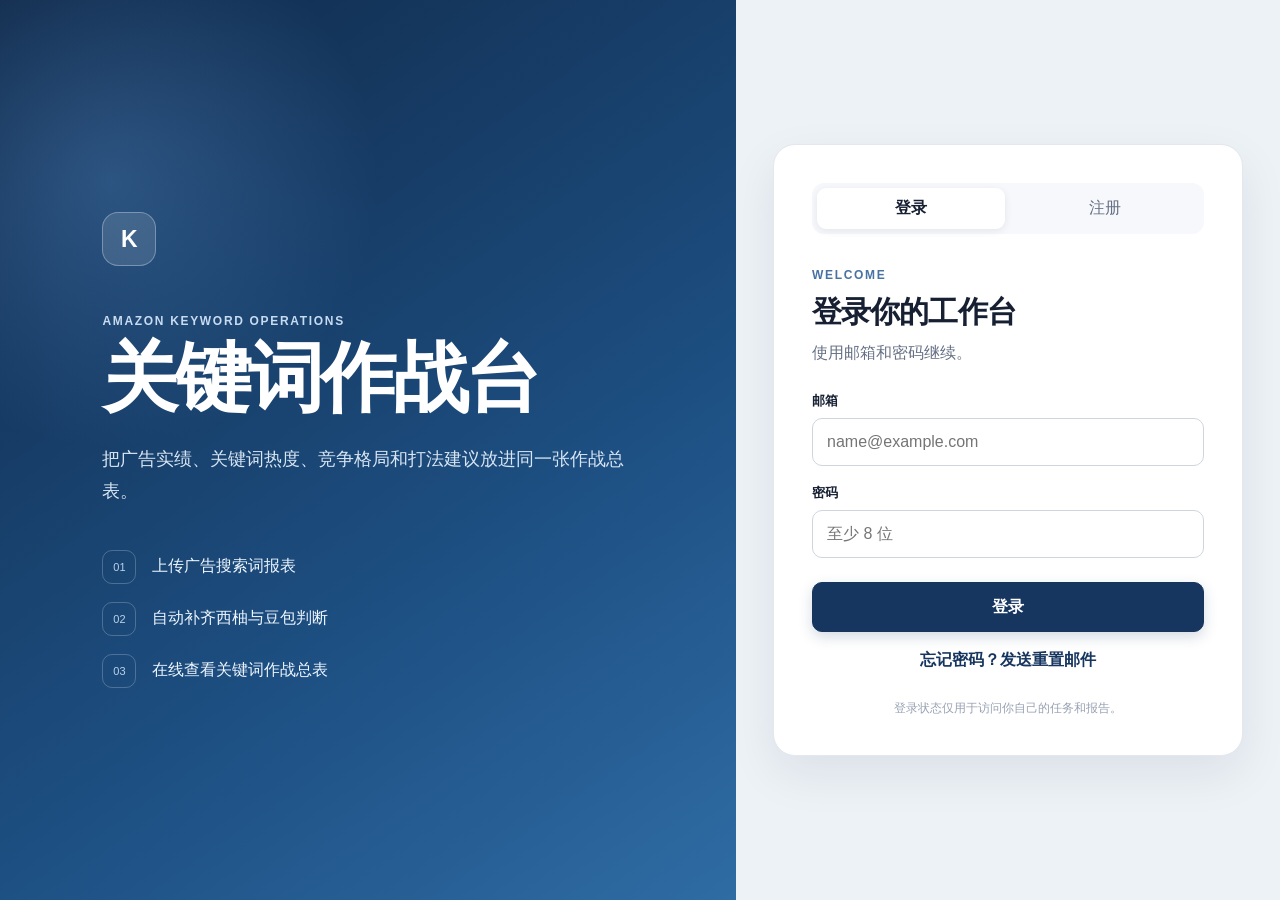
<file: index.html>
<!doctype html>
<html lang="zh-CN">
<head>
  <meta charset="utf-8">
  <meta name="viewport" content="width=device-width, initial-scale=1">
  <meta name="color-scheme" content="light">
  <title>登录 · 关键词作战台</title>
  <link rel="stylesheet" href="./assets/styles.css">
</head>
<body data-page="auth" class="auth-page">
  <main class="auth-layout">
    <section class="brand-panel" aria-labelledby="brand-title">
      <div class="brand-mark" aria-hidden="true">K</div>
      <p class="eyebrow">Amazon Keyword Operations</p>
      <h1 id="brand-title">关键词作战台</h1>
      <p class="brand-copy">把广告实绩、关键词热度、竞争格局和打法建议放进同一张作战总表。</p>
      <ul class="feature-list">
        <li><span>01</span> 上传广告搜索词报表</li>
        <li><span>02</span> 自动补齐西柚与豆包判断</li>
        <li><span>03</span> 在线查看关键词作战总表</li>
      </ul>
    </section>

    <section class="auth-card" aria-labelledby="auth-title">
      <div id="auth-tabs" class="auth-tabs" role="tablist" aria-label="账户操作">
        <button class="auth-tab active" type="button" data-auth-mode="login" role="tab" aria-selected="true">登录</button>
        <button class="auth-tab" type="button" data-auth-mode="register" role="tab" aria-selected="false">注册</button>
      </div>
      <div class="section-heading compact">
        <p class="eyebrow">WELCOME</p>
        <h2 id="auth-title">登录你的工作台</h2>
        <p id="auth-description">使用邮箱和密码继续。</p>
      </div>
      <div id="auth-message" class="message" role="status" hidden></div>
      <form id="auth-form" novalidate>
        <label id="email-group" class="field">
          <span>邮箱</span>
          <input id="email" name="email" type="email" autocomplete="email" placeholder="name@example.com" required>
        </label>
        <label class="field">
          <span id="password-label">密码</span>
          <input id="password" name="password" type="password" autocomplete="current-password" minlength="8" placeholder="至少 8 位" required>
        </label>
        <label id="confirm-group" class="field" hidden>
          <span>确认密码</span>
          <input id="confirm-password" name="confirmPassword" type="password" autocomplete="new-password" minlength="8" placeholder="再次输入密码">
        </label>
        <button id="auth-submit" class="primary-button full" type="submit">登录</button>
        <button id="forgot-password" class="text-button auth-helper" type="button">忘记密码？发送重置邮件</button>
      </form>
      <p class="privacy-note">登录状态仅用于访问你自己的任务和报告。</p>
    </section>
  </main>
  <script src="./assets/vendor/supabase.js"></script>
  <script src="./assets/config.js"></script>
  <script src="./assets/common.js"></script>
  <script src="./assets/auth.js"></script>
</body>
</html>
</file>
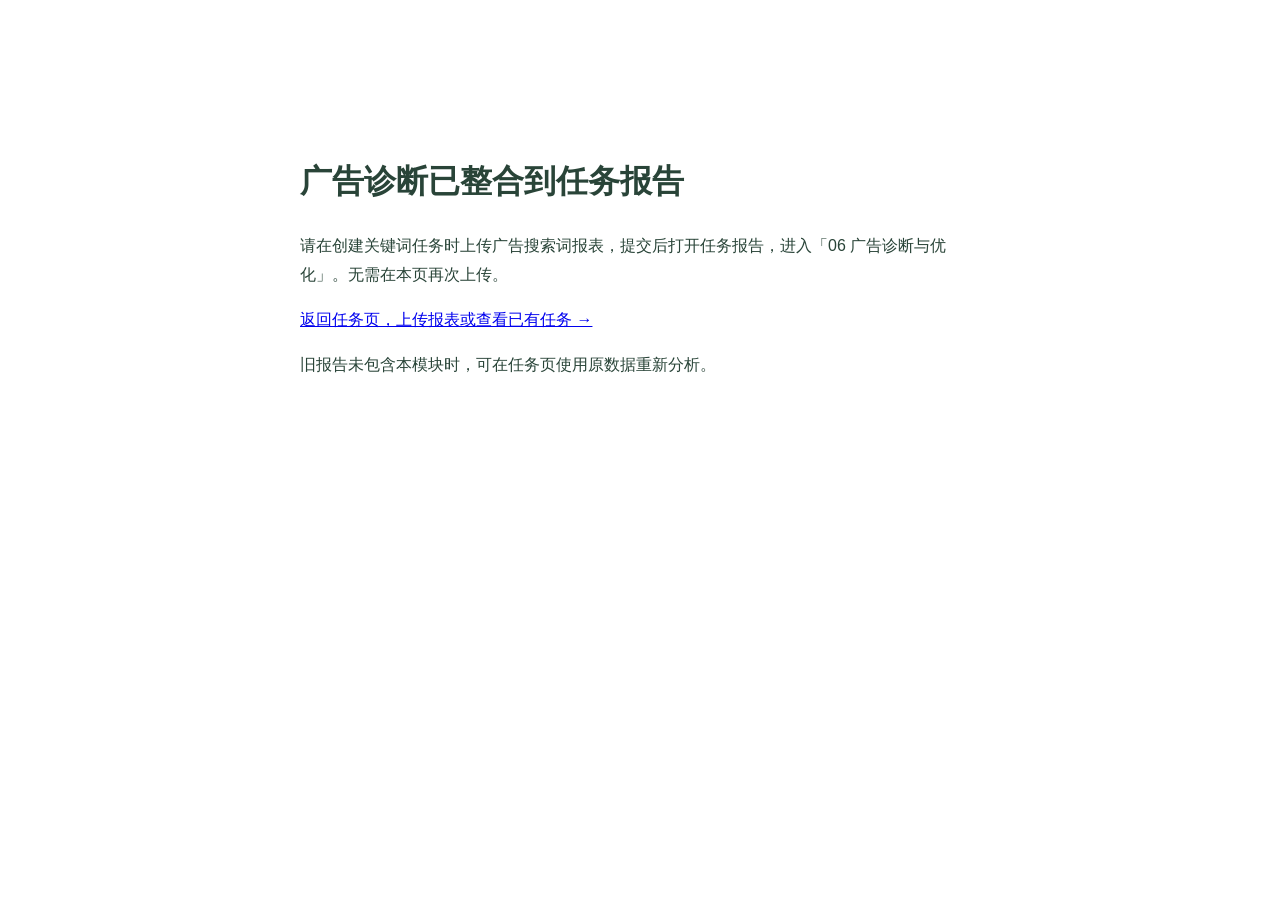
<file: ad-diagnosis/index.html>
<!doctype html><html lang="zh-CN"><head><meta charset="utf-8"><meta name="viewport" content="width=device-width,initial-scale=1"><title>广告诊断已整合到任务报告</title></head><body><main style="max-width:680px;margin:12vh auto;padding:24px;font:16px/1.8 sans-serif;color:#294438"><h1>广告诊断已整合到任务报告</h1><p>请在创建关键词任务时上传广告搜索词报表，提交后打开任务报告，进入「06 广告诊断与优化」。无需在本页再次上传。</p><p><a href="../tool/">返回任务页，上传报表或查看已有任务 →</a></p><p>旧报告未包含本模块时，可在任务页使用原数据重新分析。</p></main></body></html>
</file>
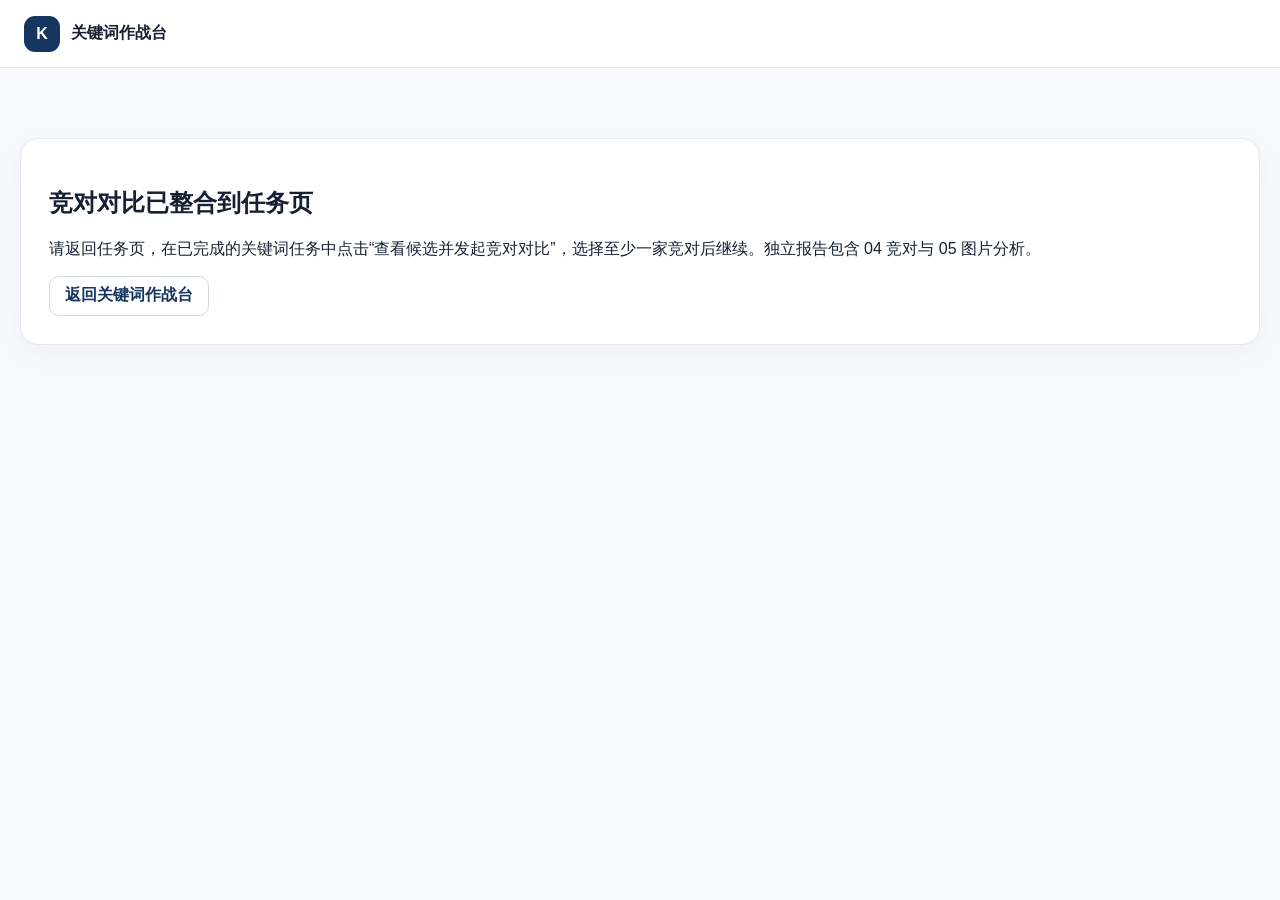
<file: competitor-comparison/index.html>
<!doctype html>
<html lang="zh-CN">
<head>
  <meta charset="utf-8">
  <meta name="viewport" content="width=device-width,initial-scale=1">
  <title>竞对对比已整合到任务页 · 关键词作战台</title>
  <link rel="stylesheet" href="../assets/styles.css">
</head>
<body>
  <header class="site-header"><a class="brand-link" href="../tool/"><span class="brand-mark small">K</span><strong>关键词作战台</strong></a></header>
  <main class="page-shell"><section class="panel"><h1>竞对对比已整合到任务页</h1><p>请返回任务页，在已完成的关键词任务中点击“查看候选并发起竞对对比”，选择至少一家竞对后继续。独立报告包含 04 竞对与 05 图片分析。</p><a class="secondary-button" href="../tool/">返回关键词作战台</a></section></main>
</body>
</html>
</file>
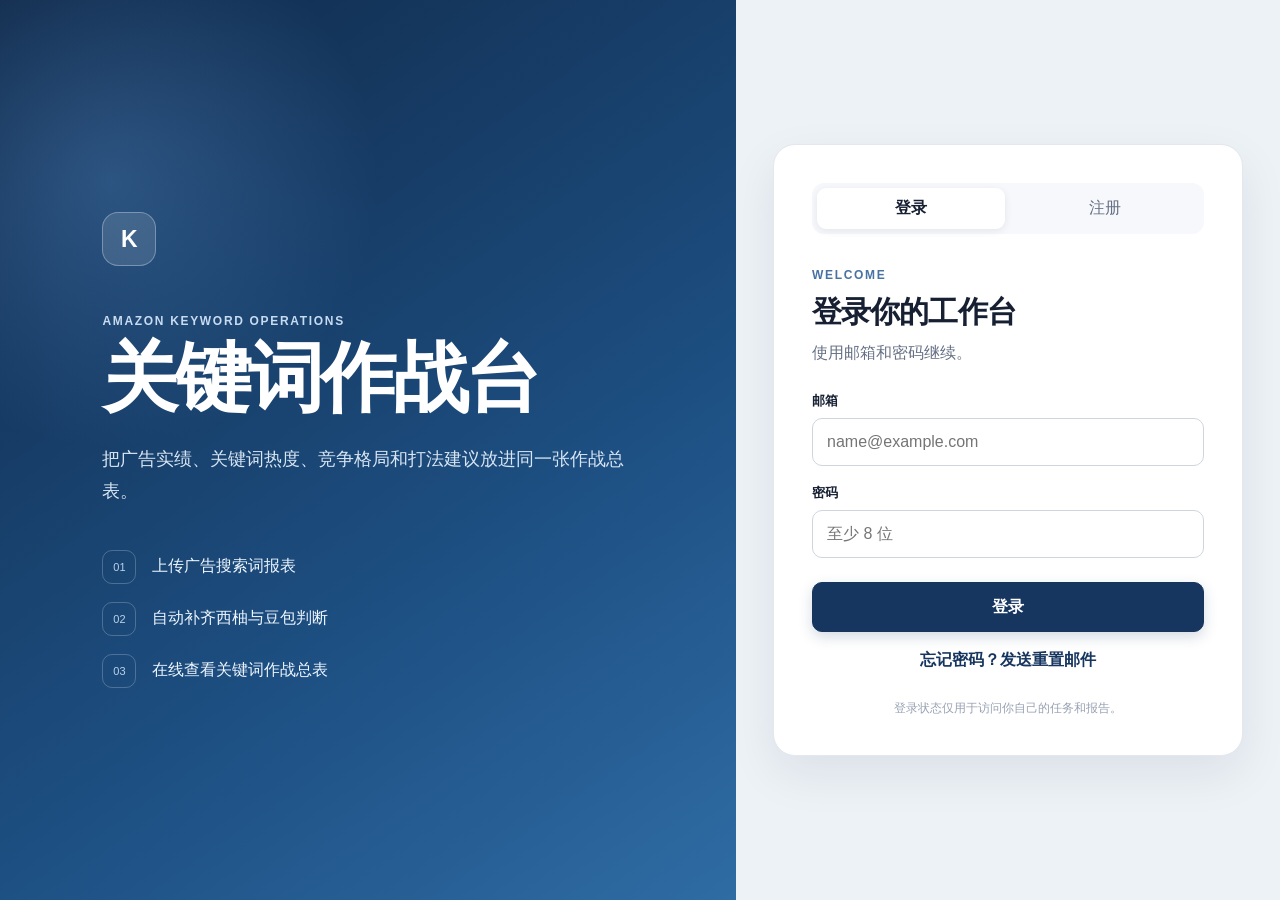
<file: image-diagnosis/index.html>
<!doctype html>
<html lang="zh-CN">
<head><meta charset="utf-8"><meta name="viewport" content="width=device-width,initial-scale=1"><title>05 图片与卖点诊断 · 设计预览</title><link rel="stylesheet" href="styles.css"></head>
<body data-page="image-diagnosis" style="visibility:hidden">
<aside class="sidebar"><div class="brand"><b>A</b><span>AMAZON<small>Workspace</small></span></div><small>基础资料</small><div class="side-item">◇　产品库</div><small>运营工具</small><a class="side-item selected" href="../tool/">▤　关键词作战</a><div class="sidebar-bottom">页面设计预览<br><small>未连接生产任务</small></div></aside>
<main>
<header class="top"><div><span class="eyebrow">LISTING GROWTH / 图片表达</span><h1>把买家的疑问，变成图片里的答案。</h1></div><span class="badge">05 · 图片与卖点诊断</span></header>
<nav class="modules" aria-label="报告模块"><span>01 关键词作战总表</span><span>02 自然位标杆</span><span>03 否定词清单</span><b aria-current="page">05 图片与卖点诊断</b><span>06 广告诊断与优化</span></nav>
<div class="demo-notice"><b>交互设计预览</b><span>灯带、图片示意及全部诊断内容均为虚构示例。此页面无模型调用，不保存正式 JSON；刷新会重置。</span></div>
<section class="workflow"><div><h2>人工定标准 · AI 看证据 · 逐家做对比</h2><p>每一步完成后停下审核。使用同一份清单，图片引用与证据一一对应。</p></div><div class="stepper" aria-label="诊断步骤"><button data-stage="1" class="active"> <i>1</i><span>确认清单<small>由你审核定稿</small></span></button><button data-stage="2" disabled><i>2</i><span>诊断自家图片<small>完整看完再判断</small></span></button><button data-stage="3" disabled><i>3</i><span>逐家竞对对比<small>一家一验收</small></span></button></div></section>
<section id="stage-1" class="stage">
<section class="panel"><header class="panel-head"><div><span class="eyebrow">STEP 01 / BUYER CHECKLIST</span><h2>买家下单前，必须确认的事</h2><p>每条写清来源与下单理由，保持 5–7 条。确认前，后两步锁定。</p></div><span class="badge amber">示例草稿 · 待确认</span></header>
<div class="source-strip"><span>① 核心词购买意图</span><span>② 前排主图表达</span><span>③ 你提供的竞对差评</span><small>正式运行优先使用你的转化篇底稿；差评由你提供，不另调接口。</small></div>
<div class="table-scroll"><table class="checklist"><thead><tr><th>确认要素 / 中文</th><th>对应的英文说法</th><th>来源 · 写实、可追溯</th><th>买家为什么必须确认</th><th>操作</th></tr></thead><tbody id="checklist-rows"></tbody></table></div>
<div class="panel-foot"><button id="add-item" class="secondary">＋ 添加要素</button><span id="item-count"></span><span class="muted">演示输入只在当前页面保留</span></div></section>
<div class="action-bar"><p>确认后，正式流程才保存 <code>checklist.json</code>，再开放自家图片诊断。</p><button id="confirm-checklist" class="primary">确认示例清单，进入第 2 步 →</button></div>
</section>
<section id="stage-2" class="stage" hidden>
<section class="call-panel"><div><span class="eyebrow">STEP 02 / OWN IMAGES</span><h2>先看完整组，再判断每一项</h2><p>「自己 第 1 张」至「自己 第 6 张」逐张标记，通过 image_url 直接传入视觉模型。</p></div><div class="estimate"><b>6 张 × 1 轮</b><span>计划 1 次整组请求</span><small>费用待模型配置与计价核实</small></div><button id="run-own" class="primary">查看模拟诊断结果</button></section>
<p class="muted call-note">图片 URL 由 04 的 competitors.json 提供，不下载文件。需要分批时，所有图片完成后才能合并结论。</p>
<div id="own-result" hidden>
<section class="panel"><header class="panel-head"><div><h2>主图 · 四项检查</h2><p>下面是示意图的布局样例，不代表真实商品合规判定。</p></div><span class="badge">自己 第 1 张</span></header><div class="main-checks"><div id="main-photo"></div><div class="check-grid"><article><small>01 / 白底合规无文字</small><b>待人工核实</b><p>正式结果同时引用背景、文字等可见证据。</p></article><article><small>02 / 一眼识别品类</small><b>灯带轮廓可辨 · 示例</b><p>主图呈现卷状灯带及控制器。</p></article><article><small>03 / 核心词使用意图</small><b class="warn">未确认 · 示例</b><p>未呈现房间装饰场景；示例核心词：LED strip lights for bedroom。</p></article><article><small>04 / 可见产品数量</small><b>1 卷灯带 + 1 个控制器</b><p>按示意画面数出，不从标题推断套装数量。</p></article></div></div></section>
<section class="panel"><header class="panel-head"><div><h2>确认清单 × 图片证据</h2><p>行是确认要素，列是图片。点击有证据的格子查看对应图片；0 表示整组未确认。</p></div><div class="legend"><span class="dot direct">画面直给</span><span class="dot icon">只靠小字图标</span><span class="dot none">整组没答</span></div></header><div class="table-scroll" id="matrix"></div></section>
<section class="panel"><header class="panel-head"><div><h2>逐图改版任务卡</h2><p>每张图一张卡，展示它回答了什么，以及可以直接交给美工的修改内容。</p></div><span class="muted">6 / 6 张 · 示例</span></header><div class="image-grid" id="image-cards"></div></section>
<div class="action-bar"><p>停在这里审核自家结果。确认前不会开始竞对对比。</p><button id="accept-own" class="primary">确认模拟结果，进入竞对对比 →</button></div>
</div></section>
<section id="stage-3" class="stage" hidden>
<div class="competitor-tabs" id="competitor-tabs"></div>
<section class="call-panel"><div><span class="eyebrow">STEP 03 / SIDE BY SIDE</span><h2 id="compare-title"></h2><p>我方整组 + 当前竞对整组，同一清单，两边各判一次。</p></div><div class="estimate"><b>（6 + 6）张 × 1 轮</b><span>计划 1 次同框请求</span><small>本页只切换模拟结果 · 不计费</small></div><button id="run-compare" class="primary">查看本家模拟对比</button></section>
<div id="compare-result" hidden><section class="panel"><header class="panel-head"><div><h2>谁的图让买家确认得更快</h2><p>画面直给优先于小字图标；同等级不判快慢；证据不足就写未确认。</p></div><span class="badge">规则汇总 · 无自由评分</span></header><div id="comparison"></div></section><div class="action-bar"><p id="compare-stop">本家做完先审核，再开放下一家。</p><button id="accept-compare" class="primary">确认本家，开放下一家 →</button></div></div>
</section>
<footer class="page-foot"><span>图像证据先于判断。没有确认，就保留空白。</span><span>05 / IMAGE DIAGNOSIS</span></footer>
<p id="notice" role="status" aria-live="polite"></p>
</main>
<dialog id="image-dialog"><div class="dialog-top"><h2 id="dialog-title"></h2><button id="close-dialog" aria-label="关闭图片详情">×</button></div><div id="dialog-body"></div></dialog>
<script src="../assets/vendor/supabase.js"></script>
<script src="../assets/config.js"></script>
<script src="../assets/common.js"></script>
<script src="access.js"></script>
<script src="app.js"></script><noscript><p style="visibility:visible">请启用 JavaScript 后查看图片模块预览。<a href="../tool/">返回工具页</a></p></noscript></body></html>
</file>
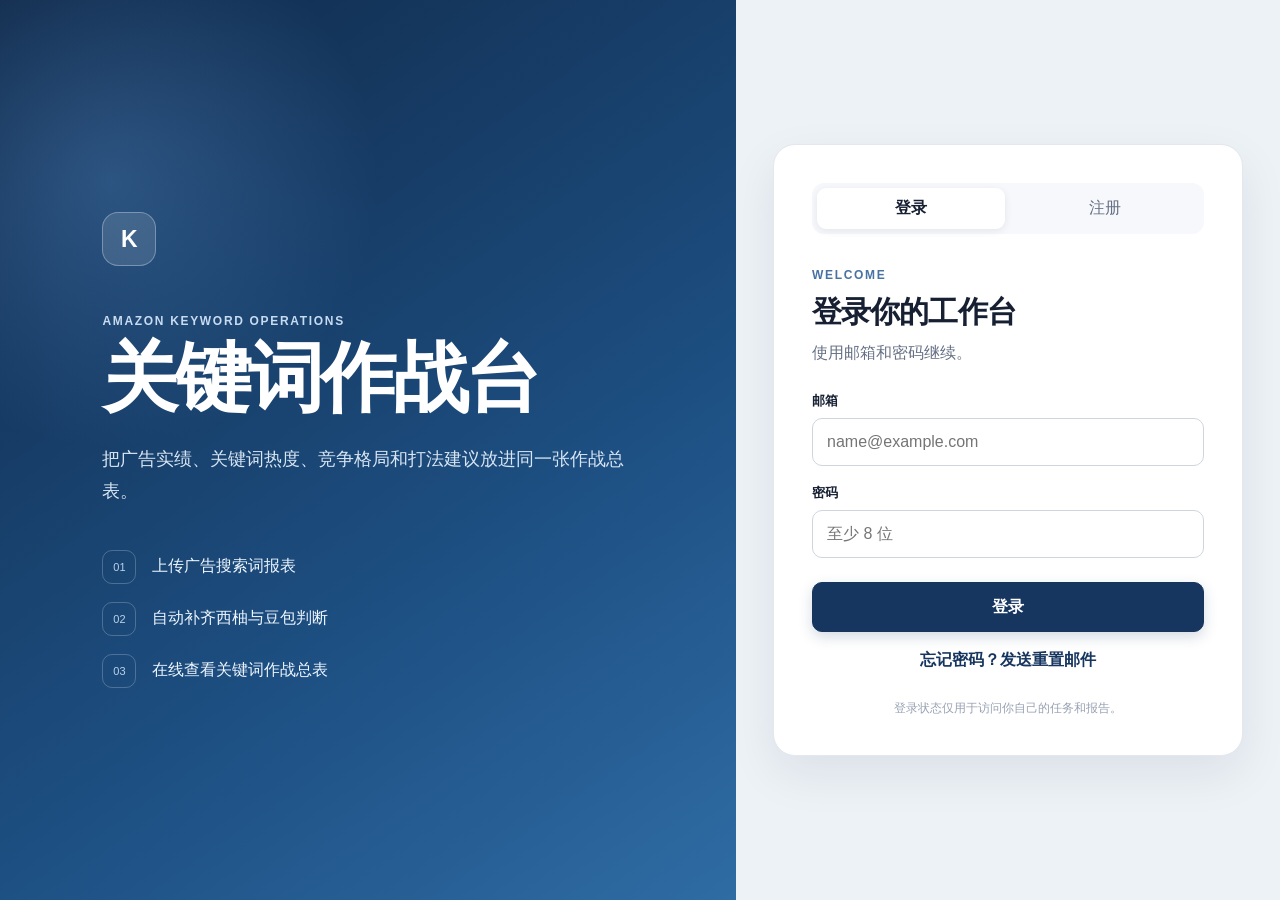
<file: report/index.html>
<!doctype html>
<html lang="zh-CN">
<head>
  <meta charset="utf-8">
  <meta name="viewport" content="width=device-width, initial-scale=1">
  <meta name="color-scheme" content="light">
  <title>报告 · 关键词作战台</title>
  <link rel="stylesheet" href="../assets/styles.css">
  <link rel="stylesheet" href="../assets/report-workspace.css">
</head>
<body data-page="report">
  <aside class="workspace-nav" aria-label="工作区导航">
    <a class="workspace-brand" href="../tool/?v=keyword-audit-20261117-1"><span class="brand-mark small">K</span><span><strong>关键词作战台</strong><small>Workspace</small></span></a>
    <span class="workspace-caption">运营工具</span>
    <a class="workspace-link active" href="../tool/?v=keyword-audit-20261117-1"><span aria-hidden="true">▤</span>关键词作战</a>
    <a class="workspace-link" href="../tool/?v=keyword-audit-20261117-1"><span aria-hidden="true">↩</span>任务列表</a>
    <div class="workspace-footer"><span class="workspace-avatar" aria-hidden="true">K</span><div><strong id="workspace-user-name">当前账户</strong><span id="workspace-user-email">私有任务与报告</span></div></div>
  </aside>
  <header class="site-header">
    <span class="report-location">工作区 / 关键词作战 / 报告</span>
    <a id="report-history-return" class="secondary-button" href="../tool/?v=keyword-audit-20261117-1#history">历史报告</a><a class="secondary-button" href="../tool/?v=keyword-audit-20261117-1">返回分析页面</a>
  </header>
  <main class="report-shell">
    <section class="report-toolbar">
      <div><h1 id="report-title">关键词作战总表</h1><p id="report-meta">正在读取任务信息…</p></div>
      <div id="report-status" class="status-badge neutral"><i></i>加载中</div>
    </section>
    <div id="report-message" class="message report-message" role="status" hidden></div>
    <section id="report-loading" class="report-loading" aria-live="polite"><span class="spinner" aria-hidden="true"></span><strong>正在加载报告</strong><p>报告生成中时，本页会每 30 秒自动检查。</p></section>
    <section id="report-view" class="report-frame-wrap" hidden>
      <iframe id="report-frame" title="关键词作战总表" sandbox="allow-scripts allow-downloads"></iframe>
    </section>
  </main>
  <script src="../assets/vendor/supabase.js"></script>
  <script src="../assets/config.js"></script>
  <script src="../assets/common.js?v=keyword-audit-20261117-1"></script>
  <script src="../assets/ad-module.js?v=performance-20261014"></script>
  <script src="../assets/organic-module.js?v=performance-20261014"></script>
  <script src="../assets/report-drafts.js?v=20261014-phase1"></script>
  <script src="../assets/task-navigation.js?v=polish-20261014-2"></script>
  <script src="../assets/report-performance.js?v=performance-20261014"></script>
  <script src="../assets/verified-source.js?v=keyword-audit-20261117-1"></script>
  <script src="../assets/report.js?v=keyword-audit-20261117-1"></script>
</body>
</html>
</file>
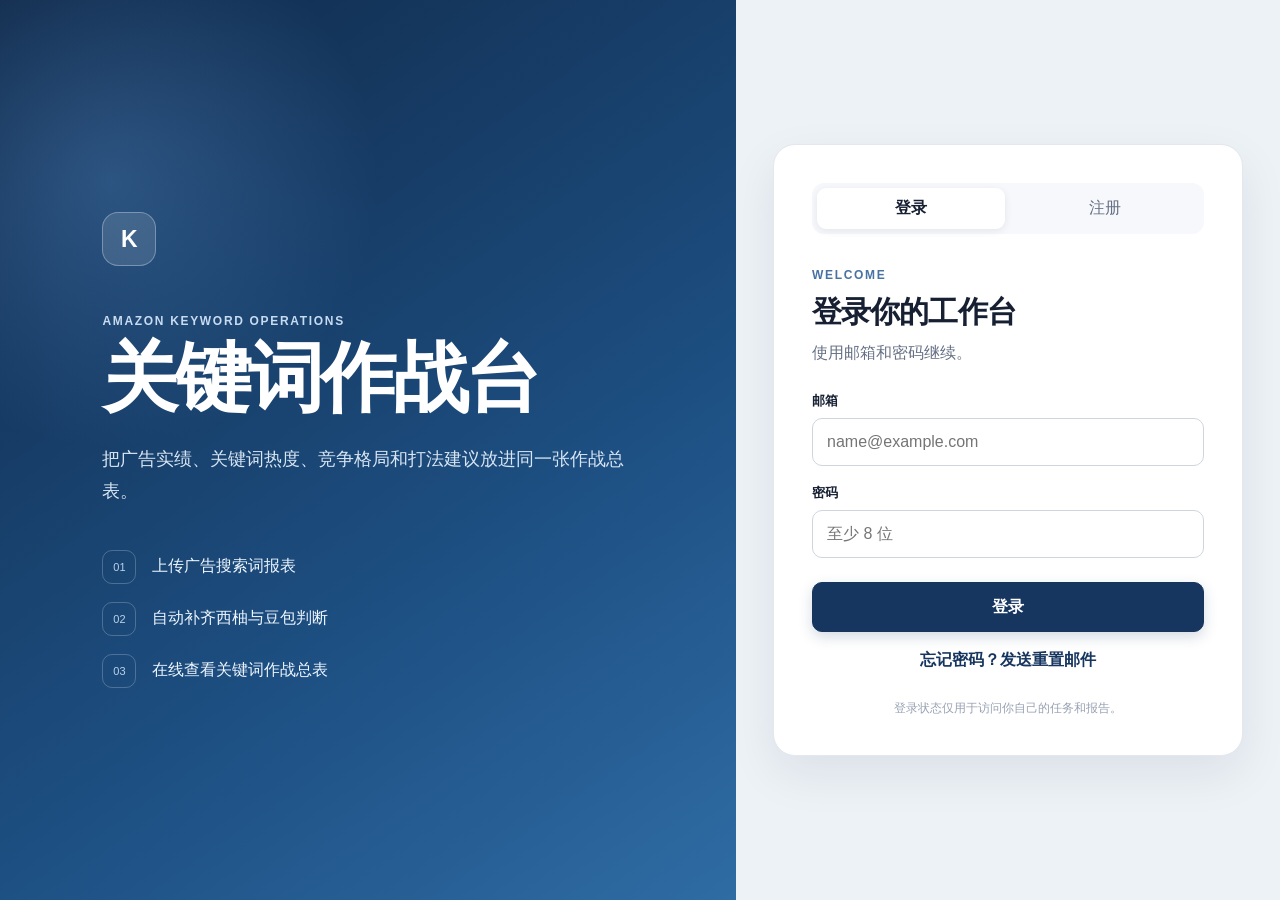
<file: root-finder/index.html>
<!doctype html>
<html lang="zh-CN">
<head>
  <meta charset="utf-8">
  <meta name="viewport" content="width=device-width,initial-scale=1">
  <meta name="theme-color" content="#f6f7f4">
  <title>Root Finder · 词根选品</title>
  <style>
    :root{--ink:#17221e;--muted:#718078;--line:#e5e9e4;--paper:#fff;--canvas:#f6f7f4;--green:#244b3d;--lime:#d9ef85;--orange:#a95832;--shadow:0 12px 34px #2236290a}*{box-sizing:border-box}body{margin:0;background:var(--canvas);color:var(--ink);font:15px/1.5 -apple-system,BlinkMacSystemFont,"Segoe UI","PingFang SC","Microsoft YaHei",sans-serif}button,input,select{font:inherit}.shell{max-width:1240px;margin:auto;padding:28px 34px 64px}.topbar{display:flex;align-items:center;justify-content:space-between;margin-bottom:56px}.brand{display:flex;align-items:center;gap:11px;font-size:14px;font-weight:700;letter-spacing:.02em}.mark{width:34px;height:34px;border-radius:11px;background:var(--green);color:var(--lime);display:grid;place-items:center;font-size:18px}.top-note{font-size:12px;color:var(--muted);display:flex;align-items:center;gap:9px}.dot{width:7px;height:7px;border-radius:50%;background:#7caf5a;box-shadow:0 0 0 4px #7caf5a1a}.hero{max-width:740px;margin:0 auto 34px;text-align:center}.eyebrow{text-transform:uppercase;letter-spacing:.16em;font-size:11px;font-weight:700;color:#6d8175}.hero h1{font-size:clamp(34px,5vw,54px);line-height:1.08;letter-spacing:-.055em;margin:13px 0 14px}.hero h1 span{color:#67865f}.hero p{color:var(--muted);font-size:15px;margin:0 auto;max-width:560px}.search-card{max-width:930px;margin:0 auto;background:var(--paper);border:1px solid var(--line);border-radius:18px;padding:20px;box-shadow:var(--shadow)}.fields{display:grid;grid-template-columns:minmax(180px,1.5fr) minmax(145px,.75fr) minmax(135px,.6fr) auto;gap:12px;align-items:end}.field label{display:block;font-size:11px;font-weight:700;color:#52635a;margin:0 0 7px 3px}.control{height:48px;border:1px solid #dce3dc;border-radius:10px;background:#fbfcfa;padding:0 13px;width:100%;color:var(--ink);outline:none}.control:focus{border-color:#79947d;box-shadow:0 0 0 3px #79947d20}.root-input{font-size:17px;font-weight:600}.submit{height:48px;padding:0 21px;border:0;border-radius:10px;background:var(--green);color:white;font-weight:700;cursor:pointer;white-space:nowrap;transition:transform .15s,background .15s}.submit:hover{background:#18392e;transform:translateY(-1px)}.submit:disabled{opacity:.55;cursor:wait;transform:none}.subline{display:flex;justify-content:space-between;align-items:center;margin:13px 3px 0;color:var(--muted);font-size:11px}.subline strong{color:#405448;font-weight:600}.section{max-width:1050px;margin:48px auto 0}.section-head{display:flex;align-items:end;justify-content:space-between;margin-bottom:15px}.section-head h2{font-size:18px;letter-spacing:-.025em;margin:0}.section-head p{font-size:12px;color:var(--muted);margin:4px 0 0}.steps{display:grid;grid-template-columns:repeat(3,1fr);gap:12px}.step{border:1px solid var(--line);border-radius:13px;background:#ffffffa8;padding:16px}.step .num{width:25px;height:25px;border-radius:8px;display:grid;place-items:center;background:#eaf0e8;color:var(--green);font-size:12px;font-weight:800;margin-bottom:12px}.step b{font-size:13px}.step p{font-size:11px;color:var(--muted);margin:5px 0 0}.results{max-width:1050px;margin:34px auto 0}.results[hidden]{display:none}.result-top{display:flex;justify-content:space-between;align-items:center;padding:17px 0;border-bottom:1px solid var(--line)}.result-title{font-size:18px;font-weight:750}.result-title small{font-size:12px;font-weight:500;color:var(--muted);margin-left:9px}.result-meta{color:var(--muted);font-size:12px}.result-list{display:grid;gap:12px;padding-top:14px}.lane{border:1px solid var(--line);border-radius:14px;background:var(--paper);overflow:hidden;box-shadow:0 5px 18px #22362906}.lane-head{display:flex;align-items:center;justify-content:space-between;padding:14px 17px;border-bottom:1px solid #edf0ec}.lane-name{font-weight:750}.volume{font-size:11px;color:var(--muted);margin-left:9px}.badge{font-size:10px;font-weight:700;border-radius:100px;padding:5px 9px}.badge.pass{color:#285b3d;background:#e8f3e8}.badge.fail{color:#995234;background:#fbefe8}.badge.pending{color:#6b6d60;background:#f2f2e9}.badge.badge-manual{color:#7a4b00;background:#fff3d6}.badge.badge-zero{color:#8a2d2d;background:#fde8e8}.products{display:grid;grid-template-columns:repeat(5,1fr);gap:8px;padding:13px}.product{border:1px solid #edf0ec;border-radius:10px;padding:10px;min-width:0}.product .index{font-size:10px;color:#9aa49e}.product .asin{font-size:11px;font-weight:700;color:#355a49;text-decoration:none;display:block;white-space:nowrap;overflow:hidden;text-overflow:ellipsis;margin:4px 0}.product .price{font-size:14px;font-weight:750}.product .price.missing{font-size:11px;color:var(--muted);font-weight:500}.empty{padding:35px;text-align:center;color:var(--muted);font-size:13px;border:1px dashed #d6ddd5;border-radius:14px}.notice{max-width:1050px;margin:16px auto 0;color:var(--muted);font-size:11px;line-height:1.7}.notice b{color:#516259}.error{max-width:930px;margin:13px auto 0;color:#a04c36;font-size:12px}.spin{display:inline-block;width:13px;height:13px;border:2px solid #ffffff70;border-top-color:#fff;border-radius:50%;vertical-align:-2px;margin-right:8px;animation:rotate .7s linear infinite}@keyframes rotate{to{transform:rotate(360deg)}}footer{max-width:1050px;margin:50px auto 0;padding-top:17px;border-top:1px solid var(--line);font-size:11px;color:#87938b;display:flex;justify-content:space-between}.footer-mark{font-weight:700;color:#64756b}@media(max-width:800px){.shell{padding:20px 18px 44px}.topbar{margin-bottom:39px}.fields{grid-template-columns:1fr 1fr}.root-field{grid-column:1/-1}.submit{grid-column:1/-1;width:100%}.products{grid-template-columns:repeat(2,1fr)}.steps{grid-template-columns:1fr}.step{display:grid;grid-template-columns:34px 1fr;align-items:center}.step .num{grid-row:span 2;margin:0}.step p{margin-top:2px}.result-top{gap:10px;align-items:start;flex-direction:column}}@media(max-width:420px){.top-note{font-size:0}.top-note .dot{font-size:initial}.section{margin-top:38px}}
  .results-loading{max-width:1050px;margin:48px auto 0;display:flex;align-items:center;gap:12px;padding:22px 24px;border:1px dashed #cfd8cf;border-radius:16px;background:#fbfcfa;color:#52635a;font-size:14px}.results-loading[hidden]{display:none}.rl-spin{width:18px;height:18px;border-radius:50%;border:2px solid #cfd8cf;border-top-color:var(--green);animation:rlspin .8s linear infinite;flex-shrink:0}.results-loading.failed .rl-spin{display:none}.results-loading.failed{border-color:#e7b9a3;color:#a95832}@keyframes rlspin{to{transform:rotate(360deg)}}</style>
  <link rel="stylesheet" href="history.css?v=salesfill-1">
</head>
<body><a href="../tool/" style="display:inline-block;margin:16px 24px">← 总工作台</a>
  <main class="shell">
    <header class="topbar"><div class="brand"><div class="mark">↗</div><span>ROOT FINDER <span style="color:#91a197;font-weight:500">/ 选品雷达</span></span></div><a class="small-button" href="favorites.html">♡ 潜力单品</a><a class="small-button" href="library.html">赛道库 ↗</a><div class="top-note"><i class="dot"></i> <span id="connectionStatus">正在检查本地配置…</span></div></header>
    <section class="hero"><div class="eyebrow">PRODUCT DISCOVERY · POWERED BY SIF</div><h1>从一个词根，找到<br><span>值得研究的赛道。</span></h1><p>拓展以词根开头的关键词，逐个检查流量靠前的商品价格，一次取数，同时发现高价异常、新兴、低竞争的细分赛道。</p></section>
    <form id="searchForm" class="search-card">
      <div class="fields">
        <div class="field root-field"><label for="root">种子关键词</label><div class="root-input-wrap"><input class="control root-input" aria-describedby="rootHistoryHint" id="root" name="root" value="notebook" placeholder="例如 notebook" required minlength="2" maxlength="80"><span id="rootHistoryHint" class="root-history-hint" role="status"></span></div></div>
        <div class="field"><label for="floor">价格底线（站点货币）</label><input class="control" id="floor" name="floor" type="number" value="15" min="0" max="10000" step="0.01" required></div>
        <div class="field"><label for="trafficFloor">流量底线（周搜索量）</label><input class="control" id="trafficFloor" name="trafficFloor" type="number" value="0" min="0" max="1000000000000" step="1" required title="0 表示不限制；设置后，缺失周搜索量的词不入选"></div>
        <div class="field"><label for="anomalyPercent">高价异常幅度（%）</label><input class="control" id="anomalyPercent" name="anomalyPercent" type="number" value="50" min="0.01" max="10000" step="0.01" required></div><div class="field"><label for="market">站点</label><select class="control" id="market" name="market"><option value="US">美国 · US</option></select></div>
        <button id="submit" class="submit" type="submit">开始查询并筛选 <span aria-hidden="true">↗</span></button>
      </div>
      <div class="subline" style="justify-content:flex-start"><button id="abaNext" type="button" class="small-button" hidden>获取下一批关键词</button><span id="abaList" style="margin-left:10px"></span></div><div class="subline"><span>当前 SIF 词根匹配范围：词根开头 · 每个词检查流量前 10 个产品</span><strong>三种筛选规则满足任意一种即入选 · 共用流量底线（0 不限制）</strong></div>
    </form>

    
    <div class="error" id="error" role="alert" hidden></div>
    <section class="section" id="steps"><div class="section-head"><div><h2>三步找到价格带合适的赛道</h2><p>点击后自动拓词并逐词核价；每个关键词最多 2 次商品查询，消耗账户配额，可随时暂停</p></div></div><div class="steps"><article class="step"><div class="num">01</div><b>输入词根与底价</b><p>例如 notebook · $15</p></article><article class="step"><div class="num">02</div><b>扩展相关关键词</b><p>读取 SIF 当前前缀匹配范围内的关键词及流量信号</p></article><article class="step"><div class="num">03</div><b>核对头部商品价格</b><p>满足流量底线，且命中高价异常、新兴或低竞争规则，即可入选（高于底价已关闭）</p></article></div></section>
    <section id="queuePanel" class="scan-panel" hidden><h2>查询任务队列</h2><div class="queue-controls"><span id="queueStatus"></span><button id="queuePause" type="button" class="small-button">暂停队列</button><button id="queueResume" type="button" class="small-button">继续队列</button></div><p class="notice">按添加顺序自动执行。每个任务使用加入时的条件；结果累计展示。暂停或查询失败会停止后续任务，继续后从已保存进度接着查。</p><div id="queueJobs"></div></section><section id="scanPanel" class="scan-panel" hidden><p id="scanStatus" role="status" aria-live="polite"></p><progress id="scanProgress" max="1" value="0"></progress><div class="scan-actions"><button type="button" id="pause" class="submit" hidden>暂停查询</button><button type="button" id="resume" class="submit" hidden>继续未完成查询</button><button type="button" id="retrySave" class="small-button" hidden>重试保存</button></div><div id="saveStatus" class="save-status"></div><p class="notice">关闭页面会中断查询；已完成结果自动保存到本机，重新打开后可继续。每词最多 2 次商品接口调用。</p></section>
    <div id="resultsLoading" class="results-loading" role="status" aria-live="polite" hidden><i class="rl-spin" aria-hidden="true"></i><span id="resultsLoadingText">正在加载筛选结果…</span><button id="resultsRetry" type="button" class="small-button" hidden>重新加载</button></div><section id="results" class="results" hidden><div class="result-top"><div class="result-title" id="resultTitle">筛选结果</div><div class="result-meta" id="resultMeta"></div></div><div class="table-tools"><label hidden>筛选方法 <select id="resultMethod"><option value="all">全部</option><option value="price_floor">高于底价（已关闭，仅旧结果）</option><option value="high_price_anomaly">高价异常</option><option value="low_competition">低竞争赛道</option><option value="young_market">新兴赛道</option></select></label><div class="result-search"><input id="resultSearch" type="search" placeholder="搜索关键词 / 中文 / 来源任务" aria-label="搜索符合条件的赛道" autocomplete="off"><button id="resultSearchClear" type="button" aria-label="清除搜索" title="清除搜索" hidden>×</button></div><div id="methodTabs" class="method-tabs" aria-label="赛道筛选分类"></div><span id="methodCount"></span></div><div class="result-bulk"><label><input type="checkbox" id="resultSelectAll"> 全选当前分类</label><span id="resultSelectedCount">已选 0 条</span><button id="resultBulkDelete" type="button" class="small-button danger" disabled>删除所选（0）</button></div><div class="curation-actions"><button id="saveLanes" class="submit" type="button" disabled>保存所选到赛道库（0）</button><span>只保存你勾选的赛道，未勾选的不会进入赛道库；按来源主题归档。整理结果前请暂停队列。</span></div><div id="curationMessage" role="status"></div><div id="resultList" class="result-list"></div><details id="qualityPending" class="search-card" hidden><summary id="qualityPendingTitle"></summary><p class="notice">待人工：规则 v3.1 下拿不准、需要人看一眼的赛道——零商品、返回商品超过 10 个、有商品缺价格但已知都高于底价、高价品上架日缺失、前 10 评价全部 &gt;500 但有近 12 个月新品/黑马、门槛缺数据判断不了，以及下面说明的高价异常待核实。不计入入选；看过确认要的点「人工确认入库」存进赛道库（赛道库里标「人工确认」并记下原待人工原因，之后按新规则重判也不会被标成未通过），确认不要的直接删除。</p><p class="notice">高价异常待核实：这些候选尚未通过高价异常确认，不计入该方法的合格数量，也不会凭此规则入库。包装数量或可比商品不足的候选进入服务器的豆包核实队列（任务完成后自动加入，后台每 10 分钟补漏；标题优先，标题不足再看主图）。核实后仍异常的自动移入“符合条件的赛道”，不再异常的移入已排除；豆包也无法确定的会留在这里并显示原因。缺少购买量的商品（多为早期记录未保存该字段）由服务器自动补齐：先用库内其他记录，再按 ASIN 去重批量查询 SIF（每个 ASIN 2 点，额度不足时显示“等待额度”并暂停）。补齐后自动判定：购买量 &lt;50 排除，SIF 也无购买量的按“SIF 无购买量”排除，包装/规格问题交给豆包核实。</p><div id="aiVerifyBar" class="ai-verify-bar" hidden></div><div id="qualityPendingList"></div></details><details id="reviewExcluded" class="search-card" hidden><summary id="reviewExcludedTitle"></summary><p class="notice">高价异常商品（单个或全部）评价 &gt;500 时不按高价异常入选；前 10 个商品评价均 &gt;500 时视为竞争大，任何规则都不入选；前 10 个商品上架时间均早于 2022-01-01 时，任何规则都不入选。缺少评价数的商品不视为 &gt;500，缺少上架时间的商品不视为早于 2022 年。</p><div id="reviewExcludedList"></div></details></section>
    <p class="notice"><b>筛选口径（规则 v3.1，2026-11-17）：</b><b>2026-11-19 起新查询关闭「高于底价」：</b>前 10 价格全部高于底价不再算入选理由，「有商品缺价格但已知都高于底价」也不再进待人工；之前查过的结果和赛道库不变。以 SIF 返回的关键词流量排序及各关键词对应的前 10 个产品为准，结果分三类：入选 / 待人工 / 排除（排除的不显示）。①入选理由（满足其一）：前 10 个价格全部高于底价；高价异常（比其余 9 个均价高出设定幅度、近一个月购买量 ≥50、包装数量校正后单价仍异常，且高价品不是全部评价 &gt;500、不是全部早于近 12 个月上架）；低竞争（返回 1–9 个商品，标红）；新兴赛道（10 个评价均 &lt;200，或上架日均在近 12 个月内，缺失的跳过）。②赛道门槛（依次判断，命中即排除）：前 10 中位价 ≥$100；前 10 最高月购买量 &lt;50；近 12 个月上架的新品一个都没有（也没有黑马）。③待人工：零商品、返回超过 10 个商品、有商品缺价格但已知都高于底价、高价品上架日缺失、前 10 评价全部 &gt;500 但有新品、门槛缺数据判断不了、高价异常待核实。黑马 = 近 12 个月上架、评价 &lt;100、月购买量 &gt;50（只打标签）。低竞争仅表示本次 SIF 返回的商品不足 10 个，不代表全市场商品总数。价格为接口返回时点的商品价格，可能因变体、促销和站点变化而变动。</p>
    <footer><span class="footer-mark">ROOT FINDER</span><span>词根拓展选品 · 数据由 SIF 提供</span></footer>
  </main>
  
  <script src="../assets/vendor/supabase.js"></script><script src="../assets/config.js"></script><script src="workspace-session.js?v=sso-3"></script><script src="api-config.js"></script><script src="favorite-ui.js?v=libsel-1"></script>
  <script src="sif-points.js?v=catfilter-1"></script>
  <script src="cloud.js?v=abovefloor-off-1"></script>
  <script src="quality.js?v=rules-v31-2"></script><script src="app.js?v=abovefloor-off-1"></script>
</body>
</html>
</file>
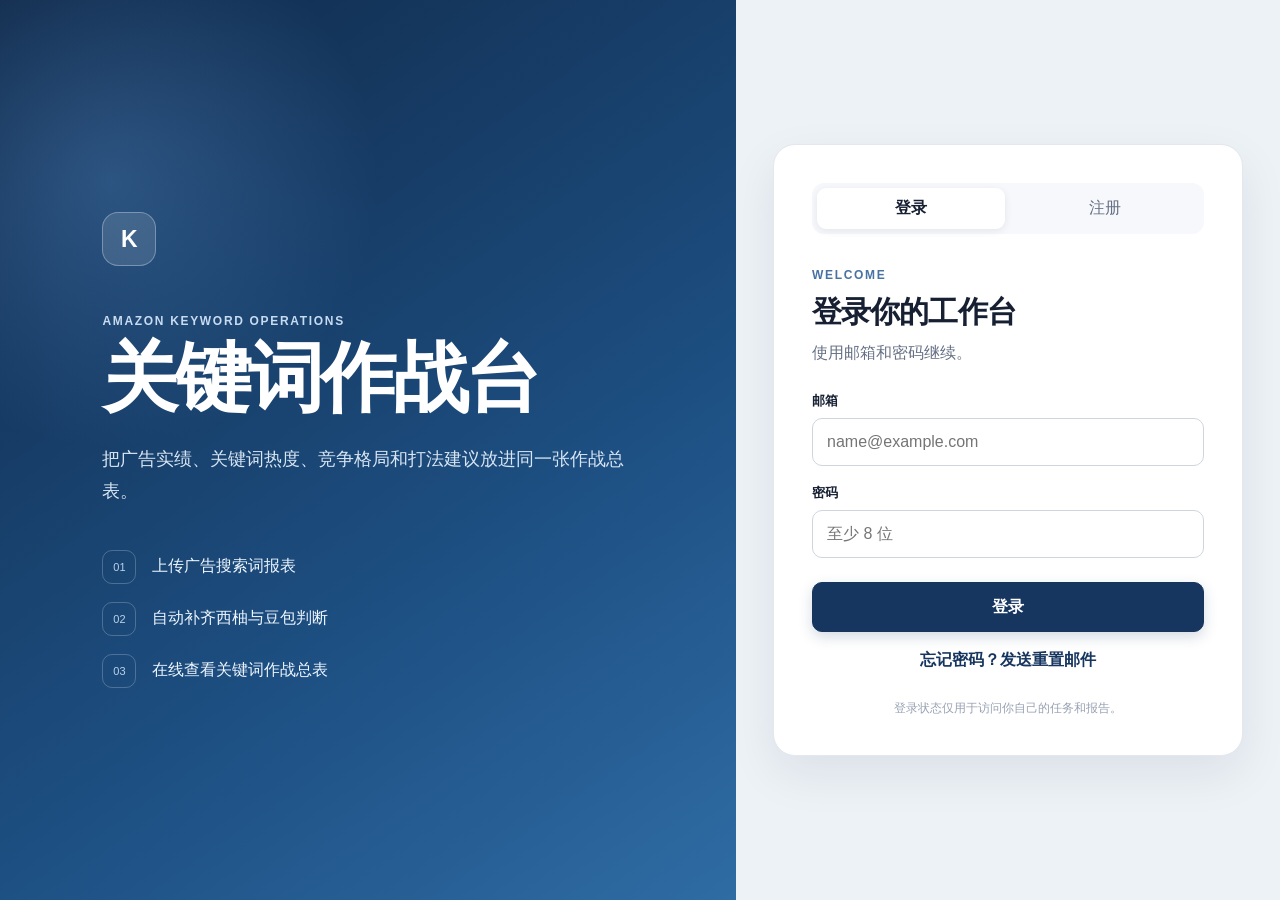
<file: tool/index.html>
<!doctype html>
<html lang="zh-CN">
<head>
  <meta charset="utf-8">
  <meta name="viewport" content="width=device-width, initial-scale=1">
  <meta name="color-scheme" content="light">
  <title>工具台 · 关键词作战台</title>
  <link rel="stylesheet" href="../assets/styles.css"><link rel="stylesheet" href="../assets/history.css?v=polish-20261014-2">
  <link rel="stylesheet" href="../assets/task-list.css?v=20261014-task-list">
  <style>
    .tool-switcher{display:flex;align-items:center;gap:12px;min-width:0;padding:10px 0}
    .tool-switcher-field{position:relative;min-width:0}
    .tool-switcher-field label{display:block;margin:0 0 2px 12px;font-size:11px;line-height:1.3;color:#64748b;letter-spacing:.08em}
    .tool-switcher-field select{display:block;appearance:none;width:220px;max-width:100%;padding:8px 38px 8px 12px;border:1px solid #dbe3ee;border-radius:9px;background:#f8fafc;color:#172238;font-family:inherit;font-size:17px;font-weight:700;line-height:1.4;cursor:pointer}
    .tool-switcher-field select:hover{border-color:#7893b6;background:#f0f5fb}
    .tool-switcher-field select:focus-visible{outline:3px solid #b6cff1;outline-offset:2px}
    .tool-switcher-field svg{position:absolute;right:13px;bottom:13px;width:16px;height:16px;fill:none;stroke:#375b88;stroke-width:1.8;pointer-events:none}
    @media(max-width:600px){.tool-switcher{gap:8px}.tool-switcher-field select{width:180px;font-size:14px}.site-header{gap:12px;flex-wrap:wrap}.tool-switcher .brand-mark{width:34px;height:34px;flex-shrink:0}}
  </style>
</head>
<body data-page="tool">
  <header class="site-header">
    <div class="tool-switcher">
      <span class="brand-mark small" aria-hidden="true">Z</span>
      <div class="tool-switcher-field">
        <label for="tool-switcher">切换工具</label>
        <select id="tool-switcher" aria-label="切换工具网站">
          <option value="./" selected>关键词作战台</option>
          <option value="../voc/">用户洞察VOC</option>
          <option value="https://zeldaaiamz.github.io/etsy-analyzer/#">选品雷达</option>
          <option value="https://zeldaaiamz.github.io/zeldaaiamz1/root-finder/">sif选赛道</option>
          <option value="https://zeldaaiamz.github.io/zeldaaiamz1/image-board/">AI做图看板</option>
        </select>
        <svg aria-hidden="true" viewBox="0 0 20 20"><path d="m5 7 5 5 5-5"/></svg>
      </div>
    </div>
    <nav class="tool-view-nav" aria-label="工具台导航"><a href="#tasks" data-tool-view="tasks">任务工作台</a><a href="#history" data-tool-view="history">历史报告</a></nav><div class="account-menu"><span id="user-email" class="user-email"></span><button id="logout" class="text-button" type="button">退出登录</button></div>
  </header>

  <main class="page-shell"><div id="workspace-content">
    <section class="page-intro">
      <div><p class="eyebrow">CREATE A BATTLE REPORT</p><h1>创建关键词任务</h1><p>输入美国站 ASIN，上传广告搜索词报表，提交后生成 01 关键词总表、02 自然位标杆、03 否定词清单、06 广告诊断。竞对与图片对比请在任务完成后单独发起。</p></div>
      <div style="display:flex;flex-wrap:wrap;gap:12px;align-items:center"><div class="status-badge neutral"><i></i>工人每 30 秒检查新任务</div></div>
    </section>

    <section class="panel submit-panel" aria-labelledby="submit-title">
      <div class="panel-title"><div><p class="step-label">STEP 01</p><h2 id="submit-title">提交资料</h2></div><p>.xlsx / .csv，最大 10 MB</p></div>
      <div id="submit-message" class="message" role="status" hidden></div>
      <form id="task-form" class="task-form" novalidate>
        <div id="reuse-summary" class="analysis-rule-bar" hidden><div><strong>复用已有数据重新分析</strong><p id="reuse-description"></p><small>复用原始留底生成 01、02、03、06，不重复调用西柚；旧报告保留。</small></div><button id="cancel-reuse" type="button" class="secondary-button">改为上传新报表</button></div>
        <div class="task-primary-fields">
          <label class="field file-field"><span>广告搜索词报表</span><input id="report-file" name="report" type="file" accept=".xlsx,.csv" required><small id="file-name">尚未选择文件</small></label>
        </div>
        <div class="comparison-inputs" id="product-rows">
          <label class="field asin-field product-row"><span>自己</span><input id="asin" name="asin" type="text" maxlength="10" autocapitalize="characters" spellcheck="false" placeholder="例如 B09V366BDY" required></label><small>美国站 US · 自己的 ASIN 为 10 位，以 B0 开头</small>

        </div>
        <div class="analysis-rule-bar"><div><strong id="rule-state">使用默认判定标准</strong><p id="rule-preview">优先放量：订单 ≥ 2｜ABA 转化份额排名前 3｜ACOS &lt; 25%；控制成本：点击 &gt; 15 且零订单</p></div><button id="open-rule-settings" type="button" class="secondary-button">设置</button></div>
        <button id="task-submit" class="primary-button submit-task" type="submit">提交任务</button>
      </form>
    </section>

    <section class="panel task-list-panel" aria-labelledby="tasks-title">
      <div class="panel-title task-list-title"><div><h2 id="tasks-title">我的任务</h2><p class="muted">按时间从新到旧显示当前筛选的最近 15 条；标签统计全部未删除任务</p></div><button id="refresh-tasks" class="secondary-button" type="button">刷新任务</button></div>
      <p class="muted">暂停后保留已保存的数据；重新启动会继续本任务。暂停生效前，已发出的请求仍可能计费。</p>
      <div class="task-filters" id="task-filters" role="group" aria-label="任务状态筛选"></div>
      <div class="task-toolbar"><input id="task-search" type="search" aria-label="搜索 ASIN" placeholder="搜索 ASIN"><button id="task-clear" class="text-button" type="button">清除筛选</button></div>
      <p id="task-count" class="task-count" aria-live="polite"></p>
      <div id="tasks-message" class="message" role="status" hidden></div>
      <div class="task-management-toolbar"><label><input id="task-select-all" type="checkbox"> 全选当前页可删除任务</label><span id="task-selected-count">已选 0 条</span><button id="task-delete-selected" type="button" class="secondary-button" disabled>删除所选</button><button id="open-task-trash" type="button" class="secondary-button">回收站（0）</button><button id="open-task-help" type="button" class="secondary-button">待人工核查（0）</button></div><button id="open-retained" type="button" class="secondary-button" hidden>查看其他待处理任务</button><div class="table-scroll">
        <table class="task-table">
          <thead><tr><th>提交时间</th><th>ASIN</th><th>状态</th><th title="累计实际处理时间，不含排队及等待确认">任务耗时</th><th>进度 / 说明</th><th>报告／任务操作</th></tr></thead>
          <tbody id="tasks-body"><tr><td colspan="6" class="empty-cell">正在加载任务…</td></tr></tbody>
        </table>
      </div>
      <p class="refresh-note">页面每 30 秒自动刷新，也可以手动刷新。任务耗时为累计实际处理时间，不含排队及等待确认；历史任务缺少完整计时记录时显示“未记录”。</p>
    </section>
  </div><section id="report-history" class="panel history-panel" hidden aria-labelledby="history-title"><div class="panel-title"><div><h1 id="history-title">历史报告</h1><p>按报告类型分类，每个模块内同一 ASIN 只显示最新已生成报告；新任务失败不会替换原报告。</p></div><button id="refresh-history" type="button" class="secondary-button">刷新报告</button></div><input id="history-search" type="search" aria-label="搜索历史报告" placeholder="搜索 ASIN 或商品名称"><p id="history-count" class="muted" role="status">正在读取报告…</p><p id="history-message" class="message" role="status" hidden></p><div class="history-tabs" role="tablist" aria-label="历史报告分类"><button id="history-keyword-tab" type="button" role="tab" aria-selected="true" aria-controls="history-keyword-panel">关键词与广告</button><button id="history-comparison-tab" type="button" role="tab" aria-selected="false" aria-controls="history-comparison-panel" tabindex="-1">竞对和图片分析</button></div><section id="history-keyword-panel" role="tabpanel" aria-labelledby="history-keyword-tab"><h2 class="history-module-title">关键词与广告</h2><div id="history-cards" class="history-grid"></div></section><section id="history-comparison-panel" role="tabpanel" aria-labelledby="history-comparison-tab" hidden><h2 class="history-module-title">竞对和图片分析</h2><div id="history-comparison-cards" class="history-grid"></div></section></section>
  </main>
  <dialog id="task-management-dialog" aria-labelledby="task-management-title"><div class="panel-title"><h2 id="task-management-title">任务管理</h2><button id="close-task-management" type="button" class="secondary-button">关闭</button></div><p id="task-management-message" class="message" role="status" hidden></p><div id="task-management-body"></div></dialog><dialog id="retained-tasks" aria-labelledby="retained-title"><div class="panel-title"><h2 id="retained-title">其他待处理任务</h2><button id="close-retained" type="button" class="text-button">关闭</button></div><p>这些任务较早，但尚未结束或已暂停，因此保留供你继续处理。</p><div class="table-scroll"><table class="task-table"><thead><tr><th>提交时间</th><th>ASIN</th><th>状态</th><th>任务耗时</th><th>进度 / 说明</th><th>操作</th></tr></thead><tbody id="retained-tasks-body"></tbody></table></div><footer class="retained-pagination"><button id="retained-prev" type="button" class="secondary-button">上一页</button><span id="retained-page"></span><button id="retained-next" type="button" class="secondary-button">下一页</button></footer></dialog>

  <dialog id="rule-settings" aria-labelledby="rule-settings-title">
    <form id="rule-settings-form" novalidate>
      <div class="panel-title"><h2 id="rule-settings-title">分析判定设置</h2><button id="cancel-rules" type="button" class="text-button">取消</button></div>
      <p>仅用于接下来提交的分析。已生成的报告保持原标准与结果。</p>
      <div id="rules-error" class="message" role="alert" hidden></div>
      <h3>优先放量 · 同时满足</h3>
      <label class="field"><span>最低订单数（≥）</span><input id="rule-orders" type="number" min="1" max="1000000" step="1" required></label>
      <label class="field"><span>ACOS 上限（严格小于，%）</span><input id="rule-acos" type="number" min="0.01" max="1000" step="0.01" required></label>
      <h3>控制成本 · 满足任一组条件</h3>
      <label class="field"><span>已出单词：ACOS 起点（≥，%）</span><input id="rule-cost-acos" type="number" min="0.01" max="1000" step="0.01" required><small>订单数 ≥ 1 单，且 ACOS 达到此值。</small></label>
      <label class="field"><span>零订单词：点击门槛（≥）</span><input id="rule-clicks" type="number" min="1" max="1000000" step="1" required><small>且订单数等于 0。</small></label>
      <h3>广告06 · 守位与上涨观察例外</h3>
      <label class="field"><span>低 ACOS 守位范围（自然位前 N 名）</span><input id="rule-top-rank" type="number" min="1" max="100" step="1" required></label>
      <label class="field"><span>排名上涨：最高容忍 ACOS（≤，%）</span><input id="rule-rising-acos" type="number" min="0.01" max="1000" step="0.01" required></label>
      <label class="field"><span>排名上涨：观察期限（天）</span><input id="rule-observation-days" type="number" min="1" max="90" step="1" required></label>
      <p>前述订单、ACOS与零单点击阈值也用于广告06。只有可核验的历史排名上涨才能触发观察例外；排名缺失不阻止按广告表现加投。该停是暂停投放候选，不自动精准或词组否定。</p>
      <h3>继续观察 · 自动计算</h3>
      <p id="observation-preview" aria-live="polite"></p>
      <p class="rules-explanation">数据不足：必要字段缺失，且现有数据无法确定打法。零订单不等于缺失。观察范围随以上阈值自动调整，不与放量、控成本重叠。</p>
      <div class="rule-actions"><button id="default-rules" type="button" class="secondary-button">恢复默认</button><button type="submit" class="primary-button">应用设置</button></div>
    </form>
  </dialog>
  <dialog id="comparison-review" aria-labelledby="comparison-review-title">
    <div class="panel-title"><h2 id="comparison-review-title">竞对对比 · 待确认</h2><button id="close-comparison" type="button" class="text-button">关闭</button></div>
    <div id="comparison-review-message" class="message" role="status" hidden></div>
    <div id="comparison-review-body"></div>
  </dialog>
  <style>
    .comparison-inputs{padding:18px;border:1px solid #d7e4db;border-radius:10px;background:#f7faf8}.comparison-inputs>label{font-weight:600}#comparison-fields{margin-top:16px;display:grid;gap:16px}#comparison-fields[hidden]{display:none}.product-row{display:grid;grid-template-columns:40px minmax(0,1fr) auto;align-items:center;gap:10px;margin-bottom:12px}.product-row input{width:100%;min-width:0;min-height:42px;padding:8px 10px;border:1px solid #c9d5ce;border-radius:8px;background:white;font:inherit}.product-row span{min-width:40px}.product-row.asin-field{grid-template-columns:40px minmax(0,1fr)}.comparison-inputs>small{display:block;margin-bottom:14px;color:#64748b}.candidate-grid{display:grid;grid-template-columns:repeat(auto-fit,minmax(230px,1fr));gap:12px}.candidate-item{padding:14px;border:1px solid #d7e4db;border-radius:8px}.candidate-item img{width:52px;height:60px;object-fit:contain;float:right}.candidate-item small{display:block;margin-top:8px;line-height:1.6}.cleaning-summary{padding:14px;background:#fff8e8;margin:16px 0}#comparison-review{width:min(1100px,94vw);max-height:88vh;overflow:auto;border:1px solid #d7e4db;border-radius:12px;padding:24px}#comparison-review::backdrop{background:#152c2466}.comparison-cleaning{min-width:760px;width:100%;border-collapse:collapse}.comparison-cleaning td,.comparison-cleaning th{padding:12px;text-align:left;border-bottom:1px solid #e2e9e4;vertical-align:top}.comparison-cleaning select,.comparison-cleaning textarea{width:100%;min-width:145px;padding:8px;font:inherit}.comparison-cleaning small{display:block;line-height:1.6;margin-top:6px}.comparison-review-actions{display:grid;gap:14px;margin-top:20px}.comparison-review-actions label{line-height:1.7}
    .evidence-product{min-width:0;margin:18px 0;padding:18px;border:1px solid #d7e4db;border-radius:10px}.evidence-product legend{font-weight:700}.evidence-product .field{display:grid;gap:6px;margin-top:14px}.evidence-product textarea,.evidence-product input{box-sizing:border-box;width:100%;min-width:0;padding:10px;border:1px solid #c9d5ce;border-radius:6px;font:inherit}.evidence-product pre{white-space:pre-wrap;overflow-wrap:anywhere}.evidence-product p,#comparison-review-body>p{overflow-wrap:anywhere}
  </style>
  <script>
    document.getElementById('tool-switcher').addEventListener('change', function () {
      const target = this.value;
      this.value = './';
      if (['../voc/', 'https://zeldaaiamz.github.io/etsy-analyzer/#', 'https://zeldaaiamz.github.io/zeldaaiamz1/root-finder/', 'https://zeldaaiamz.github.io/zeldaaiamz1/image-board/'].includes(target)) {
        window.open(target, '_blank', 'noopener,noreferrer');
      }
    });
    window.addEventListener('pageshow', function () { document.getElementById('tool-switcher').value = './'; });
  </script>
  <script src="../assets/analysis-rules.js?v=20261008-ad6"></script>
  <script src="../assets/rule-settings.js?v=20261008-ad6"></script>
  <script src="../assets/vendor/supabase.js"></script>
  <script src="../assets/config.js"></script>
  <script src="../assets/common.js?v=keyword-audit-20261117-1"></script>
  <script src="../assets/verified-source.js?v=keyword-audit-20261117-1"></script>
  <script src="../assets/task-navigation.js?v=polish-20261014-2"></script><script src="../assets/product-identity.js?v=20261013-image-identity"></script>
  <script src="../assets/comparison-ui.js?v=polish-20261014-2"></script>
  <script src="../assets/task-costs.js?v=polish-20261014-2"></script><script src="../assets/report-sources.js?v=keyword-audit-20261117-1"></script><script src="../assets/task-management.js?v=polish-20261014-2"></script><script src="../assets/task-list.js?v=polish-20261014-2"></script>
  <script src="../assets/vendor/fflate.js"></script><script src="../assets/history-metadata.js?v=keyword-audit-20261117-1"></script><script src="../assets/history-data.js?v=keyword-audit-20261117-1"></script><script src="../assets/history-ui.js?v=keyword-audit-20261117-1"></script><script src="../assets/tool.js?v=keyword-audit-20261117-1"></script>
</body>
</html>
</file>
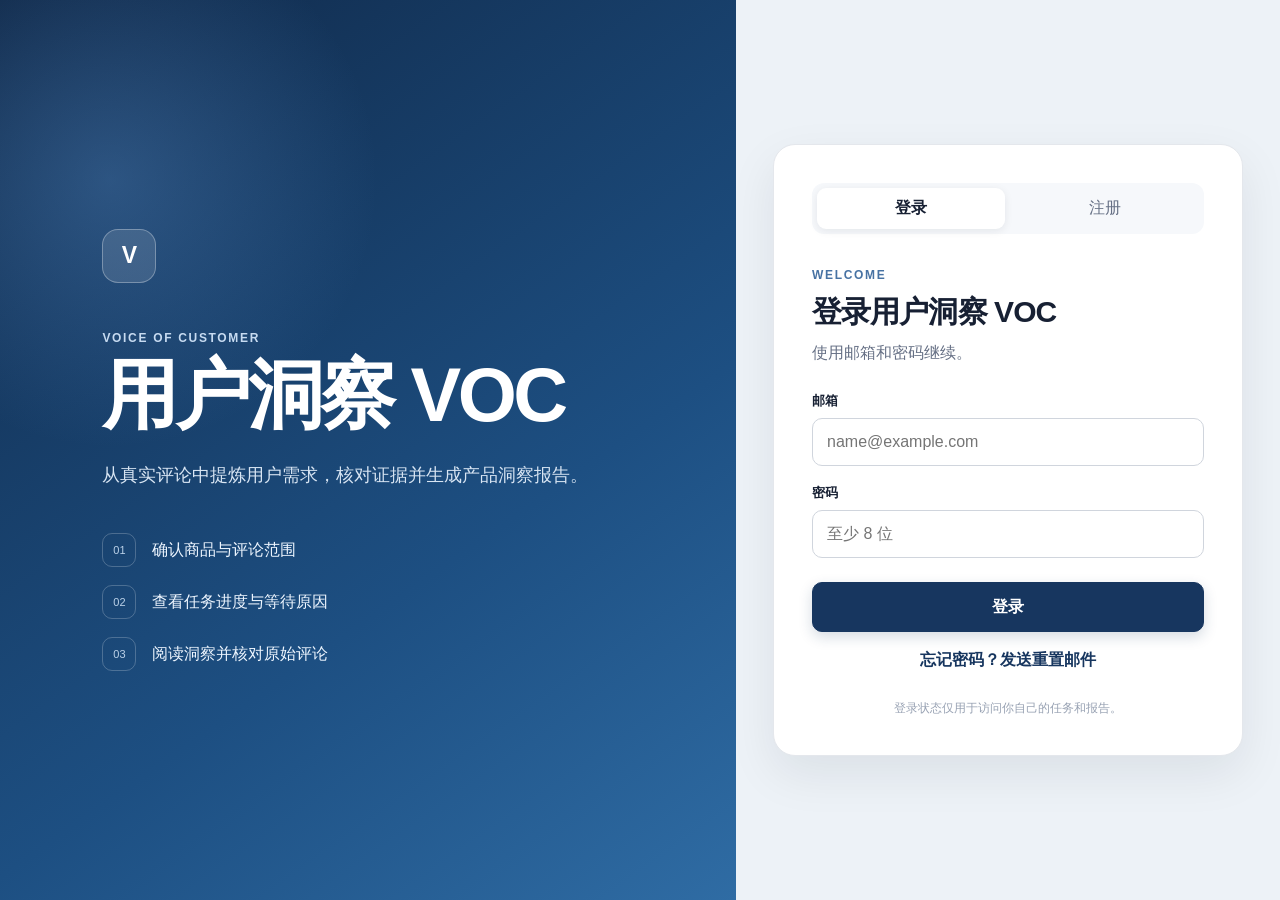
<file: voc/index.html>
<!doctype html>
<html lang="zh-CN"><head><meta charset="utf-8"><meta name="viewport" content="width=device-width,initial-scale=1"><title>用户洞察 · 工作台</title><link rel="stylesheet" href="assets/voc.css?v=20261014-polish-1"></head>
<body>
<aside class="sidebar"><a class="brand" href="../tool/"><span class="brand-icon">V</span><span class="brand-label">用户洞察 VOC</span></a><button id="sidebar-toggle" type="button" class="outline" aria-label="收起导航" aria-expanded="true">⇤</button><nav><a class="nav-active" href="./">◎　用户洞察</a><a href="../tool/">←　返回工具台</a></nav><div class="account"><span class="avatar">V</span><span id="account-name">登录后使用</span></div></aside>
<main class="main" id="workspace" hidden>
<header class="intro">输入 ASIN，逐条阅读评论，<strong>结合语义分析</strong>，生成多维度产品洞察报告。</header>
<form id="asin-form" class="search-bar"><span class="market">🇺🇸 美国站</span><div class="asin-entry"><div id="asin-tags"></div><input id="asin-input" aria-label="输入 ASIN" placeholder="输入 ASIN，按空格或回车添加…" autocomplete="off" spellcheck="false"></div><span id="asin-count">0/10</span><button class="dark" id="configure" type="submit">配置分析</button></form>
<p id="page-message" class="message" role="status" hidden></p>
<div class="dimensions"><span>功能价值</span><span>产品使用对象</span><span>体验价值</span><span>场景</span><span>保障价值</span><span>人群</span><span>购买动机</span><span>未满足需求</span></div>
<details class="usage-guide"><summary>了解用户洞察的用途</summary><section class="feature-grid" aria-label="用户洞察用途">
<article><span class="feature-icon orange">♧</span><h2>用户洞察</h2><p>从真实评论中提炼用户画像、购买动机与未满足需求，建立产品与用户的精准连接</p></article>
<article><span class="feature-icon mint">▦</span><h2>产品定义</h2><p>基于高频痛点与功能诉求，为产品开发和选品决策提供数据支持</p></article>
<article><span class="feature-icon yellow">▧</span><h2>视觉策划</h2><p>提取用户关注的使用场景与体验卖点，为主图和 A+ 页面策划提供方向</p></article>
<article><span class="feature-icon cream">▱</span><h2>文案优化</h2><p>直接复用用户原话与高频词，让 Listing 标题、五点和 ST 更贴近搜索意图</p></article>
</section></details>
<section class="budget-overview" aria-label="今日费用概览"><header><h2>今日费用概览</h2><span id="budget-day">北京时间</span></header><div id="budget-metrics" class="budget-metrics"></div><p id="budget-note" role="status">费用数据正在加载…</p></section><section class="reports"><header class="section-heading"><h1>分析报告</h1><button id="refresh" class="outline">刷新</button></header><p class="stage-note">额度内自动处理；相同配置复用原任务。状态每 2 秒更新。</p><p id="tasks-error" class="message" role="alert" hidden></p><div class="task-tools"><input id="task-search" type="search" aria-label="搜索任务" placeholder="搜索商品名、ASIN、任务名称或编号"><select id="task-filter" aria-label="筛选任务"><option value="all">全部任务</option><option value="waiting">等待处理</option><option value="running">执行中</option><option value="done">报告已生成</option><option value="failed">异常任务</option><option value="archived">已归档</option></select></div><p id="task-total" role="status"></p><div id="task-list" class="task-grid" aria-live="polite"><p>正在加载任务…</p></div></section>
</main>
<p id="boot-error" class="boot-error" role="alert" hidden></p>
<dialog id="configure-dialog" aria-labelledby="dialog-title">
<form id="submit-form"><header class="modal-header"><div><h2 id="dialog-title">包含 <span id="product-count">0</span> 个商品</h2><p>选择本次需要分析的 ASIN</p></div><button type="button" id="close-dialog" class="close" aria-label="关闭">×</button></header>
<div class="selection-bar"><label><input type="checkbox" id="select-all"> 选择当前页</label><button type="button" id="clear-selection" class="text-button">清空</button><strong id="selection-count"></strong></div><div id="products" class="product-grid"></div>
<footer class="modal-footer"><label>任务名称（可选）<input id="task-name" maxlength="80" placeholder="例如：挂画产品定义"></label><fieldset><legend>每个 ASIN 的评论采集目标 <small>实际数量受可取得评论限制</small></legend><div class="count-options"><label><input type="radio" name="review-count" value="100" required><span>100 条</span></label><label><input type="radio" name="review-count" value="200"><span>200 条</span></label><label><input type="radio" name="review-count" value="300"><span>300 条</span></label><label><input type="radio" name="review-count" value="500"><span>500 条</span></label></div></fieldset>
<fieldset><legend>评论来源</legend><div class="scope-options"><label><input type="radio" name="review-scope" value="include_variants" checked><span><strong>含变体评论 <em>默认</em></strong><small>包含同族变体评论</small></span></label><label><input type="radio" name="review-scope" value="asin_only"><span><strong>仅本 ASIN</strong><small>仅分析所选 ASIN 的评论</small></span></label></div></fieldset>
<p id="submission-summary" role="status"></p><div id="duplicate-warning" role="status"></div><p class="message">采集与 AI 分析合计受每任务 ¥5、每日 ¥50 的上限约束。单价核实后额度内自动执行，超额等待追加授权；费用数据包括尚未结算的预占额度。含变体时请核实评论来源与目标商品的关系。</p><p id="submit-error" class="message" role="alert" hidden></p><div class="modal-actions"><button type="button" id="cancel-dialog" class="outline">取消</button><button type="submit" id="start-analysis" class="dark">提交并自动分析</button></div><p class="cost-note">目标数不是实际数量承诺；相同 ASIN、相同配置复用原任务及结果，只执行一次。</p></footer></form></dialog>
<dialog id="task-dialog"><header class="modal-header"><h2>任务详情</h2><button id="close-task" type="button" aria-label="关闭任务详情">×</button></header><div id="task-detail" class="task-detail"></div></dialog>
<script src="../assets/vendor/supabase.js"></script><script src="../assets/config.js"></script><script src="assets/shared.js"></script><script src="assets/task-view.js?v=20261014-polish-1"></script><script src="assets/app.js?v=20261117-repair-1"></script></body></html>
</file>
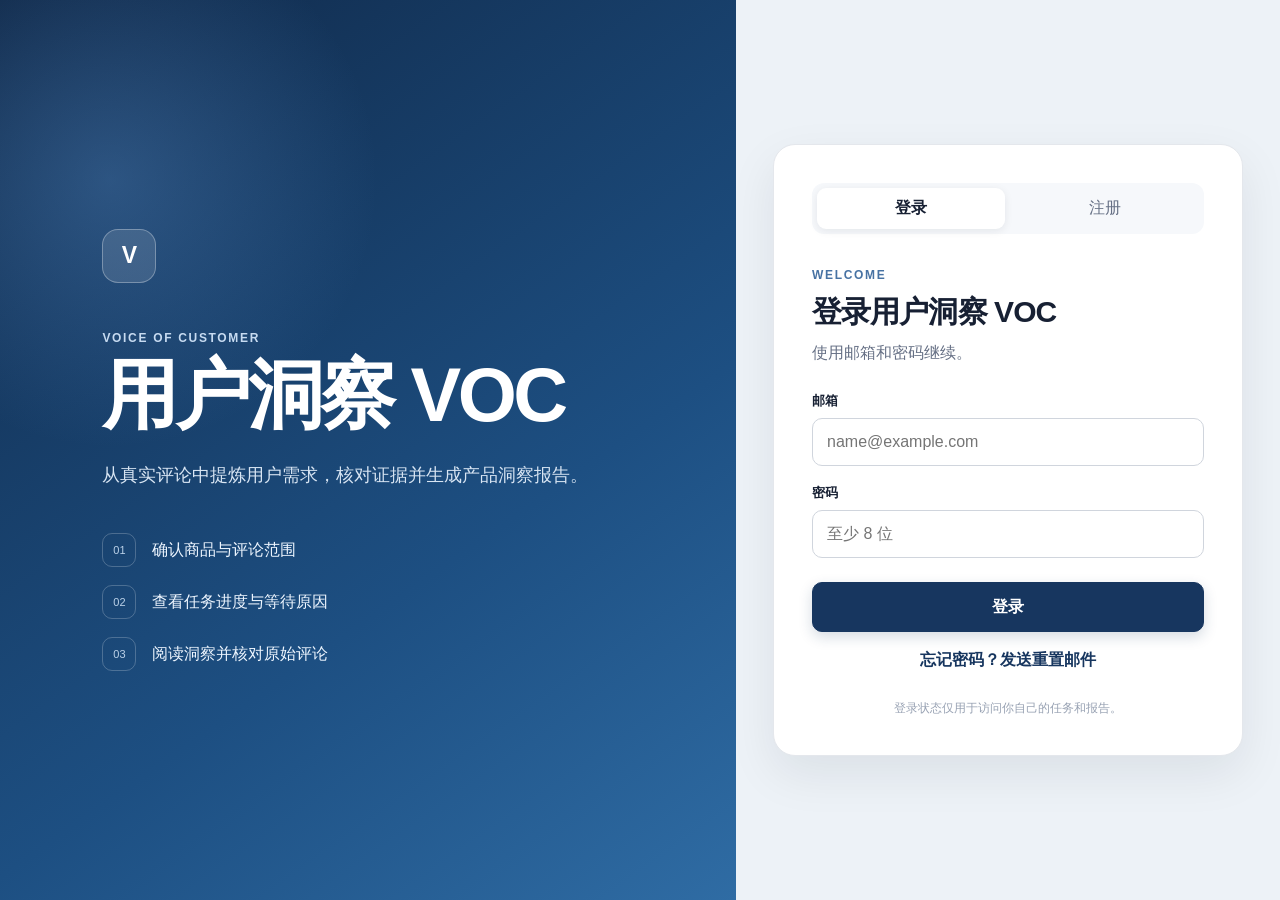
<file: voc/report/index.html>
<!doctype html><html lang="zh-CN"><head><meta charset="utf-8"><meta name="viewport" content="width=device-width,initial-scale=1"><title>用户洞察报告</title><link rel="stylesheet" href="../assets/voc.css?v=20261014-polish-1"></head><body class="report-shell"><header class="report-header"><a class="brand" href="../"><span class="brand-icon">V</span>用户洞察 VOC</a><a class="outline" href="../">← 返回</a><strong id="report-title">用户洞察报告</strong><label class="report-version-control">报告版本<select id="report-version" aria-label="报告版本" disabled></select></label><button id="reload-report" class="outline">刷新</button></header><p id="report-message" class="report-message" role="status">正在加载…</p><p id="report-version-note" class="history-note" role="status"></p><iframe id="report-frame" title="用户洞察分析报告" sandbox="allow-scripts allow-downloads" referrerpolicy="no-referrer" hidden></iframe><script src="../../assets/vendor/supabase.js"></script><script src="../../assets/config.js"></script><script src="../assets/shared.js"></script><script src="../assets/report-context.js?v=20261014-polish-1"></script><script src="../assets/report.js?v=20261117-repair-1"></script></body></html>
</file>
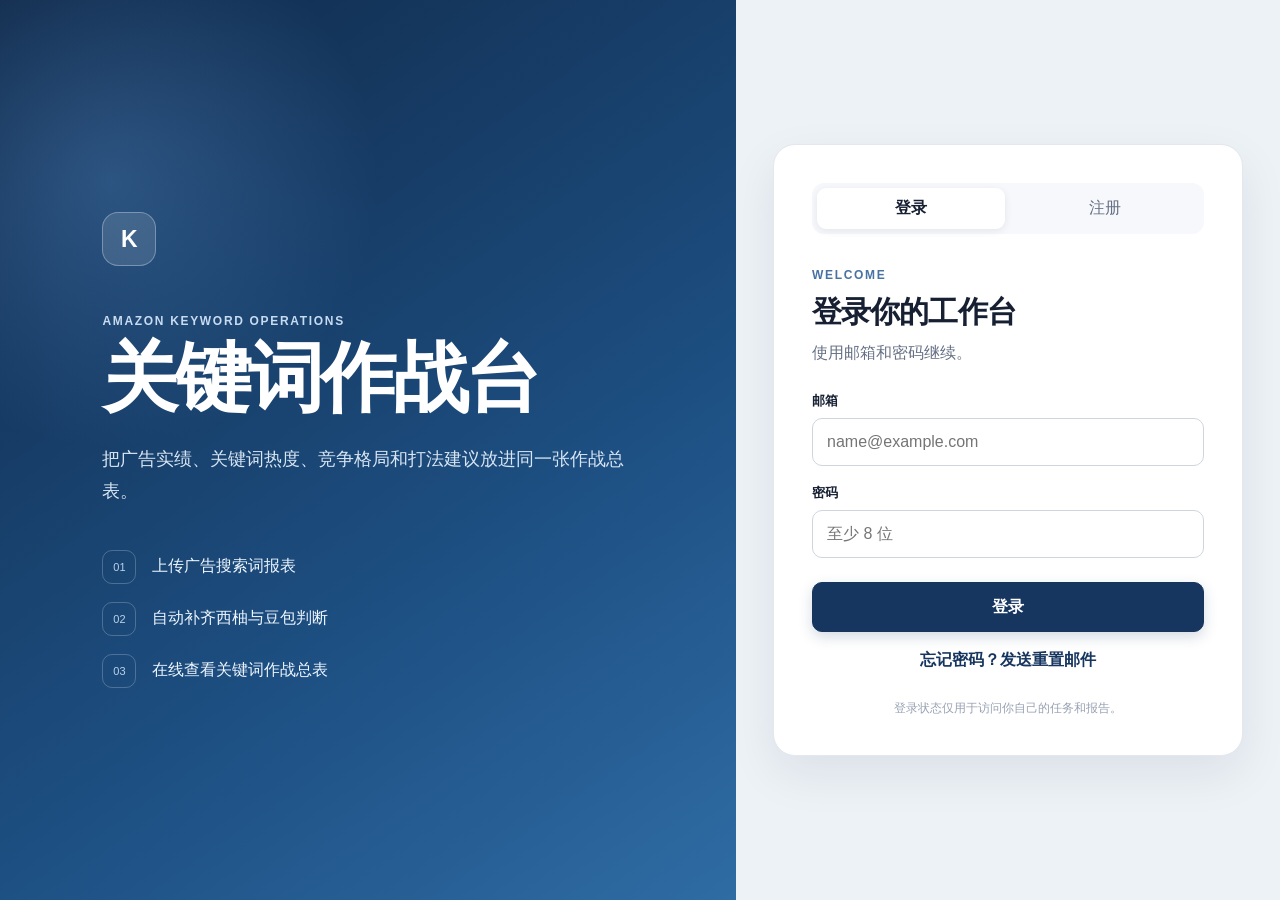
<file: root-finder/favorites.html>
<!doctype html><html lang="zh-CN"><head><meta charset="utf-8"><meta name="viewport" content="width=device-width,initial-scale=1"><title>潜力单品 · Root Finder</title><link rel="stylesheet" href="library.css?v=favorites-1"><style>.favorite-grid{display:grid;grid-template-columns:repeat(auto-fill,minmax(300px,1fr));gap:12px}.favorite-grid .lane{margin:0}.favorite-product{display:flex;gap:12px;margin:8px 0}.favorite-product .product-thumb{width:80px;height:80px;flex-shrink:0}.favorite-title{font-size:12px;line-height:1.5}.favorite-price{font-size:18px;color:#a9480b;font-weight:700}.favorite-sources{font-size:11px;color:#718078;margin:6px 0}.favorite-grid .note-row{margin-top:8px}.favorite-actions{display:flex;gap:6px;flex-wrap:wrap}.voc-button{font-size:12px;padding:6px 10px}.add-card{background:#fff;border:1px solid #dfe5e1;border-radius:12px;padding:12px 14px;margin:0 0 14px}.add-card form{display:flex;gap:8px;flex-wrap:wrap;align-items:center}.add-card h2{font-size:15px;margin:0 0 8px}.add-card input{flex:1 1 260px;min-width:0}.add-card select{min-width:110px}.add-hint{font-size:12px;color:#718078;margin:6px 0 0}.add-error{color:#b42318;font-size:13px;margin:6px 0 0;min-height:0}.add-error:empty,.add-status:empty{display:none}.add-status{font-size:12px;color:#4b5a52;margin:6px 0 0}.tag-manual{background:#eef2ff;color:#3730a3}.lane.flash{animation:rfflash 1.6s ease}@keyframes rfflash{0%,40%{box-shadow:0 0 0 3px #f59e0b}100%{box-shadow:none}}</style></head><body><main class="shell"><a href="../tool/" class="button">← 总工作台</a><header><a href="./" class="brand">↗ ROOT FINDER</a><div class="header-tools"><input id="search" type="search" placeholder="搜索 ASIN、商品、关键词或备注" aria-label="搜索收藏"><a href="library.html" class="button">赛道库</a><a href="./" class="button">返回选品</a></div></header><section class="hero"><p class="eyebrow">SAVED AMAZON PRODUCTS</p><h1>♥ 潜力单品</h1><p>收藏值得进一步研究的高价异常商品，也可按 ASIN 手动新增。同站点同 ASIN 合并，来源与价格为收藏时的记录。</p></section><section class="add-card" aria-labelledby="addTitle"><h2 id="addTitle">＋ 新增单品</h2><form id="addForm" novalidate><input id="addAsin" autocomplete="off" spellcheck="false" maxlength="2000" placeholder="ASIN 或亚马逊商品链接，如 B0CK439Q8Y" aria-label="ASIN"><select id="addMarket" aria-label="站点" title="商品数据源目前仅支持美国站"><option value="US" selected>美国站 US</option></select><button id="addBtn" type="submit">＋ 新增单品</button></form><p class="add-hint">自动获取图片、价格与标题并保存为卡片，来源标记为「手动添加」。数据源目前仅支持美国站。</p><p id="addStatus" class="add-status" role="status"></p><p id="addError" class="add-error" role="alert"></p></section><div class="toolbar"><span id="count"></span><button id="refresh">刷新</button></div><div id="notice" class="notice" role="status"></div><p id="error" role="alert"></p><div id="favorites" class="favorite-grid"></div></main><script src="../assets/vendor/supabase.js"></script><script src="../assets/config.js"></script><script src="workspace-session.js?v=sso-3"></script><script src="api-config.js"></script><script src="api-fetch.js?v=timeout-1"></script><script src="favorites.js?v=add-asin-1"></script></body></html>
</file>
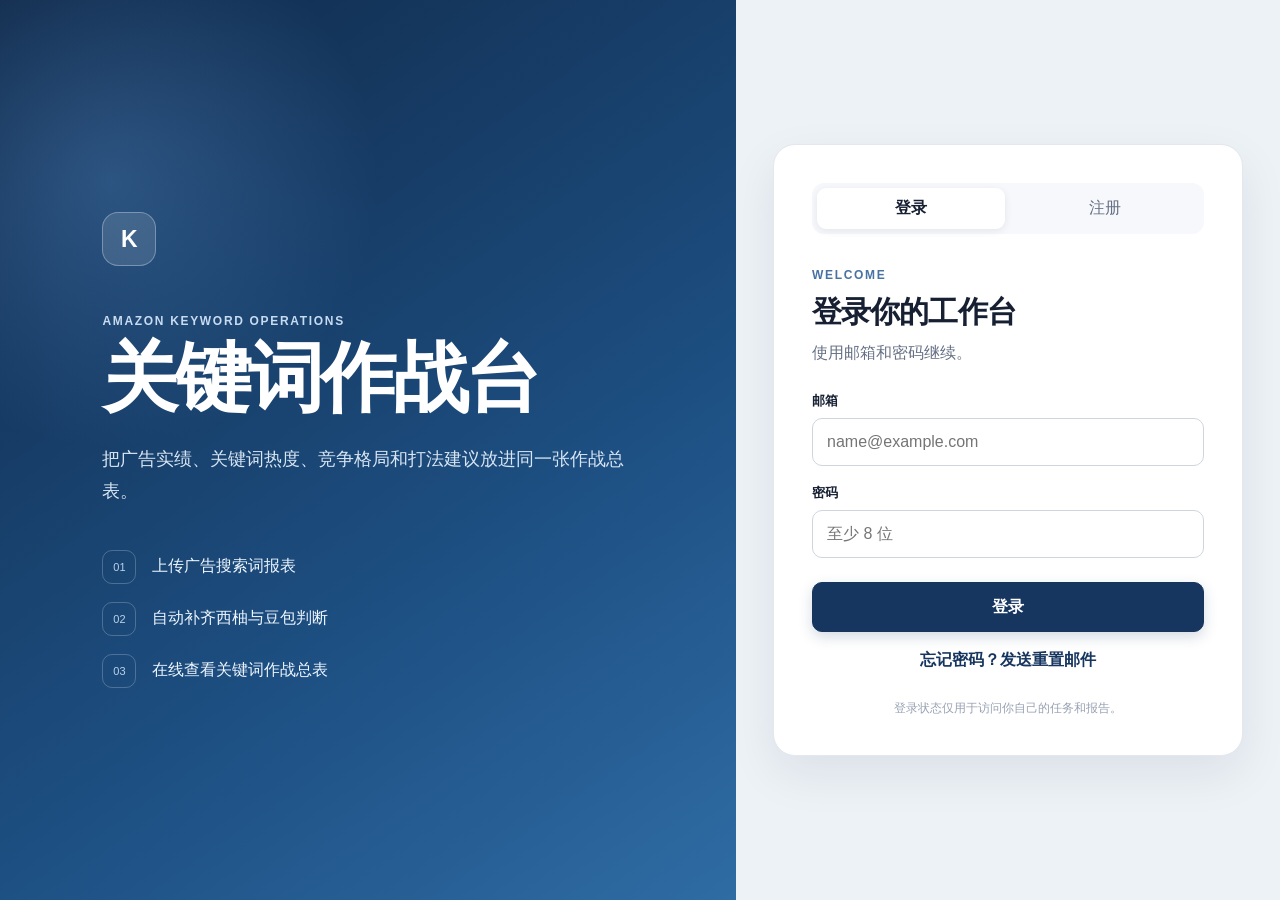
<file: root-finder/library.html>
<!doctype html><html lang="zh-CN"><head><meta charset="utf-8"><meta name="viewport" content="width=device-width,initial-scale=1"><title>赛道库 · Root Finder</title><link rel="stylesheet" href="library.css?v=paper-2"></head><body><main class="shell"><a href="../tool/" class="button">← 总工作台</a>
<header><a href="./" class="brand">↗ ROOT FINDER</a><div class="header-tools"><input id="search" type="search" placeholder="搜索赛道或备注" aria-label="搜索赛道或备注"><a href="favorites.html" class="button">♡ 潜力单品</a><a href="./" class="button">返回词根选品</a></div></header>
<section class="hero"><p class="eyebrow">YOUR CURATED MARKETS</p><h1>赛道库</h1><p>按主题整理值得继续研究的赛道，记录你的判断。</p></section>
<div id="notice" role="status" class="notice"></div><p id="error" role="alert"></p>
<div class="layout"><aside><h2>主题</h2><nav id="topics" aria-label="赛道主题"></nav></aside><section><div class="toolbar"><div><h2 id="title">全部赛道</h2><p id="count"></p></div><button id="refresh" class="button">刷新</button></div><div class="filters"><select id="method" aria-label="筛选方法"><option value="">全部筛选方法</option></select><select id="paper" aria-label="纸类"><option value="">纸类优先（纸类·高价异常置顶，含可能纸类）</option><option value="paper_hpa">只看纸类 · 高价异常（含可能纸类）</option><option value="paper">只看纸类（含可能纸类）</option><option value="strong">只看确定纸类</option><option value="maybe">只看可能纸类</option><option value="time">不按纸类排序（按入库时间）</option></select></div><div class="bulk-toolbar"><label><input id="selectAll" type="checkbox"> 全选当前筛选结果</label><span id="selectionCount">已选 0 条</span><button id="bulkDelete" class="danger" disabled>删除所选</button></div><div id="lanes"><p>正在读取赛道库…</p></div></section></div>
</main><script src="../assets/vendor/supabase.js"></script><script src="../assets/config.js"></script><script src="workspace-session.js?v=sso-3"></script><script src="api-config.js"></script><script src="favorite-ui.js?v=favorites-1"></script><script src="api-fetch.js?v=timeout-1"></script><script src="library.js?v=paper-2"></script></body></html>
</file>
<file: assets/styles.css>
:root {
  --ink: #172033;
  --muted: #667085;
  --line: #e4e7ec;
  --soft: #f6f8fb;
  --navy: #17365f;
  --navy-2: #244f82;
  --blue: #2563eb;
  --green: #067647;
  --green-bg: #ecfdf3;
  --amber: #b54708;
  --amber-bg: #fffaeb;
  --red: #b42318;
  --red-bg: #fef3f2;
  --shadow: 0 18px 48px rgba(16, 24, 40, .08);
  color-scheme: light;
  font-family: Inter, -apple-system, BlinkMacSystemFont, "Segoe UI", "PingFang SC", "Microsoft YaHei", sans-serif;
}

* { box-sizing: border-box; }
html { min-height: 100%; background: #f7f9fc; }
body { min-height: 100vh; margin: 0; color: var(--ink); background: #f7f9fc; }
button, input { font: inherit; }
a { color: inherit; text-decoration: none; }
button, a { -webkit-tap-highlight-color: transparent; }
[hidden] { display: none !important; }

.eyebrow { margin: 0 0 10px; color: #4772a3; font-size: 12px; font-weight: 800; letter-spacing: .14em; text-transform: uppercase; }
.brand-mark { display: grid; width: 54px; height: 54px; place-items: center; border: 1px solid rgba(255,255,255,.3); border-radius: 16px; background: rgba(255,255,255,.12); color: white; font-size: 23px; font-weight: 800; }
.brand-mark.small { width: 36px; height: 36px; border: 0; border-radius: 11px; background: var(--navy); font-size: 16px; }

.auth-page { background: #edf2f7; }
.auth-layout { display: grid; min-height: 100vh; grid-template-columns: minmax(380px, 1.15fr) minmax(440px, .85fr); }
.brand-panel { display: flex; flex-direction: column; justify-content: center; padding: clamp(48px, 8vw, 120px); background: radial-gradient(circle at 15% 20%, rgba(91,145,205,.35), transparent 28%), linear-gradient(145deg, #102949 0%, #1d4f82 62%, #2f6ca4 100%); color: white; }
.brand-panel .eyebrow { margin-top: 48px; color: #c7dbf1; }
.brand-panel h1 { max-width: 620px; margin: 0; font-size: clamp(44px, 6vw, 76px); letter-spacing: -.045em; line-height: 1.06; }
.brand-copy { max-width: 620px; margin: 24px 0 42px; color: #d8e5f3; font-size: 18px; line-height: 1.8; }
.feature-list { display: grid; gap: 18px; max-width: 560px; margin: 0; padding: 0; list-style: none; }
.feature-list li { display: flex; align-items: center; gap: 16px; color: #eef6ff; }
.feature-list span { display: grid; width: 34px; height: 34px; place-items: center; border: 1px solid rgba(255,255,255,.22); border-radius: 10px; color: #bcd2e9; font-size: 11px; }
.auth-card { align-self: center; width: min(470px, calc(100% - 48px)); margin: 48px auto; padding: 38px; border: 1px solid var(--line); border-radius: 22px; background: white; box-shadow: var(--shadow); }
.auth-tabs { display: grid; grid-template-columns: 1fr 1fr; gap: 6px; margin-bottom: 34px; padding: 5px; border-radius: 12px; background: var(--soft); }
.auth-tab { padding: 10px; border: 0; border-radius: 9px; background: transparent; color: var(--muted); cursor: pointer; }
.auth-tab.active { background: white; color: var(--ink); font-weight: 700; box-shadow: 0 2px 8px rgba(16,24,40,.08); }
.section-heading h2 { margin: 0; font-size: 30px; letter-spacing: -.03em; }
.section-heading p:last-child { margin: 10px 0 0; color: var(--muted); }
.section-heading.compact { margin-bottom: 28px; }

.field { display: grid; gap: 8px; margin-bottom: 18px; }
.field > span { font-size: 13px; font-weight: 700; }
.field input, .field textarea { width: 100%; padding: 0 14px; border: 1px solid #d0d5dd; border-radius: 10px; outline: 0; background: white; color: var(--ink); font: inherit; transition: border .2s, box-shadow .2s; }
.field input { height: 48px; }
.field textarea { min-height: 92px; padding-top: 12px; padding-bottom: 12px; line-height: 1.5; resize: vertical; }
.field input:focus, .field textarea:focus { border-color: #6b9bd0; box-shadow: 0 0 0 4px #e8f0fa; }
.field input[type="file"] { height: auto; padding: 11px; }
.field small { color: var(--muted); }
.primary-button, .secondary-button, .text-button, .table-action { display: inline-flex; min-height: 42px; align-items: center; justify-content: center; border-radius: 10px; font-weight: 700; cursor: pointer; }
.primary-button { padding: 0 22px; border: 1px solid var(--navy); background: var(--navy); color: white; box-shadow: 0 5px 14px rgba(23,54,95,.18); }
.primary-button:hover { background: var(--navy-2); }
.primary-button:disabled, .secondary-button:disabled { cursor: not-allowed; opacity: .55; }
.primary-button.full { width: 100%; height: 50px; margin-top: 6px; }
.secondary-button { min-height: 40px; padding: 0 15px; border: 1px solid #cfd7e3; background: white; color: var(--navy); }
.text-button { min-height: 36px; padding: 0 8px; border: 0; background: transparent; color: var(--muted); }
.auth-helper { width: 100%; margin-top: 10px; color: var(--navy); }
.auth-helper:hover { text-decoration: underline; }
.privacy-note { margin: 22px 0 0; color: #98a2b3; font-size: 12px; text-align: center; }
.message { margin: 0 0 18px; padding: 12px 14px; border: 1px solid #fecdca; border-radius: 10px; background: var(--red-bg); color: var(--red); line-height: 1.5; }
.message.success { border-color: #abefc6; background: var(--green-bg); color: var(--green); }

.site-header { position: sticky; top: 0; z-index: 20; display: flex; min-height: 68px; align-items: center; justify-content: space-between; padding: 0 max(24px, calc((100vw - 1240px) / 2)); border-bottom: 1px solid var(--line); background: rgba(255,255,255,.94); backdrop-filter: blur(12px); }
.brand-link { display: flex; align-items: center; gap: 11px; }
.account-menu { display: flex; align-items: center; gap: 12px; }
.user-email { max-width: 280px; overflow: hidden; color: var(--muted); font-size: 13px; text-overflow: ellipsis; white-space: nowrap; }
.page-shell, .report-shell { width: min(1240px, calc(100% - 40px)); margin: 0 auto; padding: 52px 0 80px; }
.page-intro, .report-toolbar { display: flex; align-items: flex-end; justify-content: space-between; gap: 28px; margin-bottom: 28px; }
.page-intro h1, .report-toolbar h1 { margin: 0; font-size: clamp(30px, 4vw, 44px); letter-spacing: -.04em; }
.page-intro p:last-child, .report-toolbar p:last-child { margin: 10px 0 0; color: var(--muted); }
.status-badge { display: inline-flex; flex: none; align-items: center; gap: 8px; padding: 9px 12px; border-radius: 999px; font-size: 12px; font-weight: 750; }
.status-badge i { width: 7px; height: 7px; border-radius: 50%; background: currentColor; }
.status-badge.neutral { background: #eef2f6; color: #475467; }
.status-badge.waiting { background: var(--amber-bg); color: var(--amber); }
.status-badge.running { background: #eff8ff; color: #175cd3; }
.status-badge.done { background: var(--green-bg); color: var(--green); }
.status-badge.failed { background: var(--red-bg); color: var(--red); }
.panel { margin-top: 18px; padding: 28px; border: 1px solid var(--line); border-radius: 18px; background: white; box-shadow: 0 8px 28px rgba(16,24,40,.04); }
.submit-panel { border-top: 4px solid var(--navy); }
.panel-title { display: flex; align-items: flex-start; justify-content: space-between; gap: 24px; margin-bottom: 24px; }
.panel-title h2 { margin: 2px 0 0; font-size: 22px; }
.panel-title > p { color: var(--muted); font-size: 13px; }
.step-label { margin: 0; color: #6f8fb2; font-size: 11px; font-weight: 800; letter-spacing: .14em; }
.task-form { display: grid; gap: 22px; }
.task-primary-fields { display: grid; grid-template-columns: minmax(210px, .8fr) minmax(330px, 1.7fr); gap: 18px; }
.task-form .field { margin: 0; }
.submit-task { width: fit-content; height: 48px; justify-self: end; }
.table-scroll { width: 100%; overflow-x: auto; border: 1px solid var(--line); border-radius: 12px; }
.task-table { width: 100%; min-width: 800px; border-collapse: collapse; }
.task-table th { padding: 13px 15px; background: #f0f4f8; color: #475467; font-size: 12px; text-align: left; white-space: nowrap; }
.task-table td { padding: 15px; border-top: 1px solid var(--line); font-size: 13px; vertical-align: middle; }
.task-table td:nth-child(4) { white-space: nowrap; }
.task-table td:nth-child(5) { max-width: 360px; color: var(--muted); }
.empty-cell { padding: 34px !important; color: var(--muted); text-align: center; }
.status-chip { display: inline-block; padding: 5px 9px; border-radius: 999px; font-size: 12px; font-weight: 700; }
.status-chip.waiting { background: var(--amber-bg); color: var(--amber); }
.status-chip.running { background: #eff8ff; color: #175cd3; }
.status-chip.done { background: var(--green-bg); color: var(--green); }
.status-chip.failed { background: var(--red-bg); color: var(--red); }
.table-action { min-height: 34px; padding: 0 10px; background: #edf4fc; color: var(--navy); font-size: 12px; }
.refresh-note { margin: 14px 0 0; color: #98a2b3; font-size: 12px; text-align: right; }

.report-shell { width: calc(100% - 32px); padding: 16px 0 24px; }
.report-toolbar { align-items: center; gap: 16px; margin-bottom: 12px; padding: 14px 18px; border: 1px solid var(--line); border-radius: 12px; background: white; }
.report-toolbar > div:first-child { min-width: 0; }
.report-toolbar h1 { font-size: clamp(18px, 2vw, 24px); line-height: 1.35; overflow-wrap: anywhere; letter-spacing: -.02em; }
.report-toolbar p:last-child { margin-top: 6px; font-size: 12px; line-height: 1.5; }
.report-message { margin: 0 0 18px; }
.report-loading { display: grid; min-height: 440px; place-items: center; align-content: center; gap: 13px; border: 1px solid var(--line); border-radius: 18px; background: white; color: var(--muted); }
.report-loading strong { color: var(--ink); font-size: 18px; }
.report-loading p { margin: 0; }
.spinner { width: 34px; height: 34px; border: 3px solid #dbe6f1; border-top-color: var(--navy); border-radius: 50%; animation: spin .85s linear infinite; }
@keyframes spin { to { transform: rotate(360deg); } }
.report-frame-wrap { overflow: hidden; border: 1px solid var(--line); border-radius: 12px; background: white; }
#report-frame { display: block; width: 100%; height: calc(100vh - 204px); min-height: 440px; border: 0; background: #f5f7fb; }

@media (max-width: 820px) {
  .auth-layout { grid-template-columns: 1fr; }
  .brand-panel { min-height: 380px; padding: 38px 28px 48px; }
  .brand-panel .eyebrow { margin-top: 38px; }
  .brand-panel h1 { font-size: 46px; }
  .brand-copy { margin: 18px 0 28px; font-size: 16px; }
  .feature-list { gap: 12px; }
  .auth-card { margin: -28px auto 36px; }
  .site-header { padding: 0 18px; }
  .user-email { display: none; }
  .page-shell { width: min(100% - 24px, 1240px); padding-top: 32px; }
  .page-intro, .report-toolbar { align-items: flex-start; flex-direction: column; }
  .panel { padding: 20px; }
  .panel-title { align-items: flex-start; }
  .task-primary-fields { grid-template-columns: 1fr; }
  .submit-task { width: 100%; justify-self: stretch; }
  .task-list-title { align-items: center; }
  .report-shell { width: calc(100% - 16px); }
  .report-toolbar { flex-direction: row; align-items: flex-start; gap: 10px; padding: 12px; }
  #report-frame { height: calc(100vh - 220px); min-height: 400px; }
}

@media (max-width: 480px) {
  .brand-panel { min-height: 330px; }
  .feature-list li:nth-child(3) { display: none; }
  .auth-card { width: calc(100% - 24px); padding: 26px 22px; border-radius: 18px; }
  .brand-link strong { font-size: 14px; }
  .panel-title > p { display: none; }
}

.analysis-rule-bar{display:flex;align-items:center;justify-content:space-between;gap:16px;border:1px solid #d7e5de;border-radius:10px;background:#f4faf7;padding:14px 16px;font-size:13px}.analysis-rule-bar p{margin:5px 0 0;color:var(--muted);line-height:1.7}.analysis-rule-bar button{flex:none}#rule-settings{width:min(560px,calc(100% - 24px));max-height:90vh;overflow:auto;border:1px solid var(--line);border-radius:16px;padding:26px;color:var(--ink);box-shadow:var(--shadow)}#rule-settings::backdrop{background:#17203366}#rule-settings h2{font-size:21px}#rule-settings h3{font-size:15px;margin-top:24px}#rule-settings p{color:var(--muted);font-size:13px;line-height:1.7}.rule-actions{display:flex;justify-content:space-between;gap:12px;margin-top:20px}.rules-explanation{background:var(--soft);padding:12px;border-radius:8px}
</file>
<file: image-diagnosis/styles.css>
:root{--green:#197957;--ink:#233c36;--muted:#7b8c86;--line:#dce5df;--bg:#f3f6f3;--amber:#a97526}*{box-sizing:border-box}body{margin:0;background:var(--bg);color:var(--ink);font:14px/1.65 -apple-system,BlinkMacSystemFont,"PingFang SC","Microsoft Yahei",sans-serif}button,input,textarea,select{font:inherit}button{cursor:pointer}button:disabled{cursor:not-allowed;opacity:.46}button:focus-visible,input:focus-visible,textarea:focus-visible,select:focus-visible{outline:2px solid #36a878;outline-offset:3px}[hidden]{display:none!important}.sidebar{position:fixed;inset:0 auto 0 0;width:205px;padding:28px 16px;background:#fbfcfa;border-right:1px solid var(--line)}.brand{display:flex;align-items:center;gap:12px;margin-bottom:45px;color:var(--green);font-weight:700}.brand>b{display:grid;place-items:center;width:38px;height:40px;background:linear-gradient(130deg,#197957,#87caa4);border-radius:12px;color:white;box-shadow:0 6px 16px #19795720}.brand small{display:block;font-weight:500;color:#64736b}.sidebar>small{display:block;margin:25px 10px 8px;color:#8b958e;font-size:11px}.side-item{padding:10px;border-radius:8px;font-weight:600}.selected{color:#fff;background:var(--green);box-shadow:0 5px 16px #19795718}.sidebar-bottom{position:absolute;bottom:25px;color:#537764;padding:15px 10px;border-top:1px solid var(--line);font-size:12px}.sidebar-bottom small{color:var(--muted)}main{margin-left:205px;padding:30px 30px 18px;max-width:2000px}.top{display:flex;align-items:center;justify-content:space-between;margin-bottom:24px;gap:16px}.eyebrow{color:#6a9680;font-size:10px;letter-spacing:1.8px;font-weight:700}h1{font-size:24px;font-weight:650;letter-spacing:-.6px;margin:6px 0}h2{font-size:17px;margin:3px 0 5px;letter-spacing:-.25px}p{margin:4px 0}small,.muted{color:var(--muted);font-size:12px}.badge{display:inline-flex;padding:5px 10px;border-radius:5px;background:#e9f4ed;border:1px solid #cbe0d1;color:#3d8061;font-size:11px;white-space:nowrap}.amber{background:#fff7e8;color:var(--amber);border-color:#efdfba}.modules{display:flex;gap:7px;padding:10px;background:#fff;border:1px solid var(--line);border-radius:10px;overflow-x:auto}.modules>*{white-space:nowrap;flex:1;text-align:center;padding:9px 12px;border:1px solid #e6ebe7;border-radius:6px;font-size:12px;color:#8a968f}.modules>b{background:var(--green);color:#fff;border-color:var(--green)}.demo-notice{display:flex;gap:13px;padding:12px 3px;color:#9a7f50;font-size:11px}.demo-notice b{white-space:nowrap}.workflow{margin:9px 0 22px;padding:22px 25px;background:#eaf1eb;border:1px solid #d8e4da;border-radius:10px}.workflow>div>p{color:#78897c;font-size:12px}.stepper{display:flex;margin-top:22px;gap:12px}.stepper button{display:flex;align-items:center;gap:12px;flex:1;text-align:left;border:1px solid #d6e1d8;border-radius:8px;background:#f7faf7;padding:13px;color:#7a8a7e}.stepper i{font-style:normal;font-size:18px;font-weight:600;width:32px;height:32px;display:grid;place-items:center;border:1px solid #d4e1d8;border-radius:50%}.stepper span{font-weight:600;font-size:13px}.stepper small{display:block;font-size:10px;font-weight:400;margin-top:1px}.stepper button.active{background:#fff;border-color:#6da888;color:var(--green);box-shadow:0 3px 10px #47644508}.stepper button.active i{background:var(--green);color:#fff;border-color:var(--green)}.panel{border:1px solid var(--line);border-radius:10px;background:#fff;overflow:hidden;margin:16px 0}.panel-head{display:flex;align-items:center;justify-content:space-between;gap:15px;padding:20px 23px;border-bottom:1px solid #e9eee9}.panel-head p{font-size:12px;color:var(--muted)}.source-strip{padding:14px 23px;display:flex;gap:9px;flex-wrap:wrap;background:#fcfdfb;border-bottom:1px solid var(--line)}.source-strip>span{padding:4px 9px;background:#f0f4ec;font-size:11px;color:#6e8067;border-radius:4px}.source-strip small{flex-basis:100%;font-size:11px}.table-scroll{overflow:auto}table{width:100%;border-collapse:collapse;text-align:left}th{font-weight:600;font-size:11px;color:#7e8b81;background:#f8faf7;padding:13px 18px}td{border-top:1px solid #e8eee8;padding:16px 18px;vertical-align:top}.checklist{min-width:900px}.checklist th:nth-child(1){width:20%}.checklist th:nth-child(2){width:22%}.checklist th:nth-child(3){width:26%}.checklist th:nth-child(4){width:27%}.checklist input,.checklist textarea{width:100%;border:1px solid transparent;background:transparent;color:#425a4d;font-size:12px;padding:6px;border-radius:5px;resize:vertical}.checklist input:hover,.checklist textarea:hover{border-color:#d4e2d6;background:#fafcf9}.checklist textarea{min-height:67px}.checklist input{font-weight:600}.delete{border:0;background:transparent;color:#94a195;font-size:12px}.panel-foot{display:flex;align-items:center;gap:15px;padding:15px 23px;border-top:1px solid var(--line);font-size:12px}.panel-foot>.muted{margin-left:auto}.secondary{padding:7px 12px;border:1px solid #cfe0d4;background:#fff;border-radius:6px;color:var(--green);font-size:12px}.primary{padding:11px 20px;border:1px solid var(--green);border-radius:7px;background:var(--green);color:white;font-weight:600;font-size:12px;white-space:nowrap}.primary:hover{background:#126341}.action-bar{display:flex;align-items:center;justify-content:space-between;gap:20px;padding:10px 2px 20px}.action-bar p{color:var(--muted);font-size:12px}.action-bar code{font-size:11px}.call-panel{display:flex;gap:22px;align-items:center;padding:23px;background:white;border:1px solid var(--line);border-radius:10px}.call-panel>div:first-child{flex:1}.call-panel p{color:var(--muted);font-size:12px}.estimate{min-width:152px;border-left:1px solid var(--line);padding-left:22px}.estimate b{display:block;font-size:20px;color:var(--green)}.estimate span,.estimate small{display:block;font-size:11px;color:var(--muted)}.estimate small{font-size:10px}.call-note{padding:10px 5px;font-size:11px}.main-checks{padding:20px 23px;display:grid;grid-template-columns:180px 1fr;gap:24px}.art{width:100%;display:block;border-radius:7px;background:#f5f8f6}.check-grid{display:grid;grid-template-columns:repeat(4,1fr);gap:20px;align-items:center}.check-grid article{border-left:1px solid var(--line);padding-left:18px}.check-grid small{font-size:10px}.check-grid b{display:block;font-size:13px;margin:8px 0}.check-grid p{font-size:11px;color:var(--muted)}.warn{color:var(--amber)}.legend{display:flex;gap:10px;font-size:10px;flex-wrap:wrap}.dot:before{content:'';display:inline-block;width:6px;height:6px;border-radius:50%;margin-right:5px;background:#b2bcb4}.dot.direct:before{background:#37876a}.dot.icon:before{background:#c5a15b}.matrix{min-width:1000px;table-layout:fixed}.matrix th:first-child{width:180px;position:sticky;left:0;z-index:1;background:#f6f9f5}.matrix td{font-size:11px;padding:14px 10px}.matrix th{padding:12px}.matrix tbody th{color:#44624e;font-size:12px;vertical-align:middle}.matrix .cell{border:1px solid #d2e5d6;background:#edf6ef;border-radius:5px;color:#317352;padding:7px 8px;font-size:11px;text-align:left;line-height:1.6;width:100%}.matrix .cell.icon{background:#fbf7e9;color:#9c803e;border-color:#eadfbe}.matrix td.empty{color:#a3aea4;text-align:center}.matrix .cell small{display:block;color:inherit;font-size:10px}.image-grid{display:grid;grid-template-columns:repeat(3,minmax(0,1fr));gap:17px;padding:22px}.image-card{border:1px solid var(--line);border-radius:9px;overflow:hidden;min-width:0}.image-card>button{padding:0;width:100%;border:0;background:#f7f9f6;display:block;position:relative}.image-card .art{height:182px;border-radius:0}.image-card .image-label{position:absolute;top:10px;left:11px;font-size:10px;color:#536e5c;background:#fff;padding:3px 8px;border-radius:4px}.image-content{padding:14px 16px}.image-content h3{font-size:13px;margin:0 0 8px}.pills{display:flex;gap:5px;flex-wrap:wrap;min-height:28px}.pill{background:#edf6ee;border:1px solid #d2e4d5;border-radius:4px;padding:2px 6px;color:#4a7b58;font-size:10px}.image-content p{font-size:11px;color:var(--muted);margin:8px 0;min-height:37px}.image-content details{border-top:1px solid var(--line);padding-top:10px;font-size:11px}.image-content summary{cursor:pointer;color:var(--green);font-weight:600}.image-content label{display:block;font-size:11px;color:#718b76;margin-top:10px}.image-content textarea{width:100%;min-height:85px;font-size:11px;line-height:1.7;border:1px solid var(--line);border-radius:5px;padding:8px;color:#4b6453;resize:vertical}.image-content select{width:100%;margin-top:10px;border:1px solid var(--line);border-radius:5px;padding:6px;background:white;font-size:11px;color:#637c69}.competitor-tabs{display:flex;gap:8px;margin-bottom:14px}.competitor-tabs button{background:#fff;border:1px solid var(--line);border-radius:6px;padding:9px 16px;font-size:12px;color:#7c8d80}.competitor-tabs button.active{border-color:#6daa87;color:var(--green);background:#edf6ee}.compare-row{padding:22px;border-bottom:1px solid var(--line)}.compare-row:last-child{border-bottom:0}.compare-title{display:flex;align-items:center;gap:12px;margin-bottom:14px}.compare-title h3{font-size:14px;margin:0}.compare-evidence{display:grid;grid-template-columns:1fr 1fr 1.05fr;gap:18px}.evidence-card{display:flex;gap:12px;border:1px solid var(--line);padding:12px;border-radius:7px}.evidence-card>button{width:105px;flex-shrink:0;border:0;padding:0;background:transparent}.evidence-card .art{height:85px}.evidence-card b{font-size:12px}.evidence-card p{font-size:11px;color:var(--muted);margin-top:6px}.suggestion{background:#f4f8f0;border:1px solid #e0e9d7;border-radius:7px;padding:14px;color:#5c7452;font-size:12px}.suggestion b{display:block;font-size:11px;margin-bottom:6px}.page-foot{border-top:1px solid var(--line);padding-top:17px;margin-top:15px;display:flex;justify-content:space-between;color:#8fa091;font-size:10px;letter-spacing:.7px}#notice{position:fixed;bottom:22px;left:50%;transform:translateX(-50%);background:#244b37;color:white;border-radius:7px;padding:10px 20px;box-shadow:0 4px 20px #0002;font-size:12px;z-index:8}#notice:empty{display:none}dialog{border:1px solid var(--line);border-radius:12px;padding:22px;max-width:700px;width:90vw;color:var(--ink)}dialog::backdrop{background:#132c2466;backdrop-filter:blur(3px)}.dialog-top{display:flex;justify-content:space-between;align-items:center}.dialog-top button{font-size:22px;border:0;background:transparent;color:var(--muted)}#dialog-body .art{max-height:430px}#dialog-body p{font-size:12px;margin-top:15px}
@media(min-width:1750px){main{padding:35px 45px}.image-grid{grid-template-columns:repeat(3,1fr)}.image-card .art{height:215px}}@media(max-width:1200px){.sidebar{width:165px}main{margin-left:165px;padding:20px}.check-grid{grid-template-columns:repeat(2,1fr)}.compare-evidence{grid-template-columns:1fr 1fr}.suggestion{grid-column:1/-1}.call-panel{flex-wrap:wrap}.call-panel>div:first-child{flex-basis:50%}.image-grid{gap:10px;padding:15px}}@media(max-width:850px){.sidebar{display:none}main{margin:0;padding:15px}.top h1{font-size:20px}.top>.badge{display:none}.image-grid{grid-template-columns:repeat(2,1fr)}.panel-head{align-items:flex-start;flex-wrap:wrap}.stepper{gap:6px}.stepper button{padding:10px;gap:7px}.stepper small{font-size:9px}.stepper span{font-size:12px}}@media(max-width:560px){main{padding:12px}.top{margin:8px 0 16px}h1{font-size:19px!important}.demo-notice{display:block;padding:10px 3px}.demo-notice b{margin-right:8px}.workflow{padding:16px;margin-bottom:15px}.stepper{flex-direction:column}.stepper button{padding:9px 12px}.stepper span{display:flex;align-items:center;gap:15px}.panel-head{padding:17px}.source-strip{padding:13px 17px}.panel-foot{padding:14px;flex-wrap:wrap}.panel-foot>.muted{margin:0}.action-bar{flex-direction:column;align-items:stretch;gap:12px}.action-bar .primary{white-space:normal}.main-checks{grid-template-columns:1fr;padding:17px;gap:16px}#main-photo{max-width:200px;margin:auto}.check-grid{gap:15px}.image-grid{grid-template-columns:1fr;padding:15px}.image-card .art{height:200px}.call-panel{padding:17px;gap:16px}.call-panel>div:first-child{flex-basis:100%}.estimate{border-left:0;padding-left:0;flex:1}.call-panel .primary{white-space:normal;max-width:145px}.compare-evidence{grid-template-columns:1fr}.compare-row{padding:17px}.competitor-tabs button{flex:1;padding:8px}.compare-title{flex-wrap:wrap}.page-foot{flex-direction:column;gap:5px}#notice{width:90vw;text-align:center}}

.side-item.selected{display:block;text-decoration:none}.modules>a{text-decoration:none}.modules>a:hover{border-color:var(--green);color:var(--green)}
</file>
<file: assets/report-workspace.css>
body[data-page="report"]{--report-sidebar:228px;background:#eef2f6;font-family:-apple-system,BlinkMacSystemFont,"Segoe UI","PingFang SC","Microsoft YaHei",sans-serif}
body[data-page="report"] .workspace-nav{position:fixed;inset:0 auto 0 0;width:var(--report-sidebar);display:flex;flex-direction:column;padding:24px 16px;background:#fafcfd;border-right:1px solid #e1e7eb;z-index:10}
.workspace-nav .workspace-brand{display:flex;align-items:center;gap:12px;margin-bottom:45px}.workspace-brand .brand-mark{background:linear-gradient(140deg,#248d68,#87d0af);box-shadow:0 5px 16px #24765324}.workspace-brand strong{font-size:15px;color:#247659;display:block}.workspace-brand small{display:block;color:#536462;font-size:13px}.workspace-nav .workspace-caption{font-size:12px;color:#8a9693;margin:8px 10px}.workspace-nav .workspace-link{padding:13px 14px;margin:4px 0;border-radius:9px;display:flex;gap:12px;align-items:center;font-size:14px;font-weight:600}.workspace-nav .workspace-link.active{background:linear-gradient(100deg,#187959,#2b8c6b);color:white;box-shadow:0 5px 16px #27785a15}.workspace-nav .workspace-link:not(.active){color:#596c65}.workspace-nav .workspace-footer{margin-top:auto;padding:18px 10px 0;border-top:1px solid #e2e8e5;color:#83968d;font-size:12px}.workspace-footer strong{display:block;margin:4px 0;color:#60766a}
body[data-page="report"]>.site-header{margin-left:var(--report-sidebar);height:52px;padding:0 24px;background:#eef2f6;border:0;display:flex;align-items:center;justify-content:space-between}.site-header .report-location{font-size:12px;color:#7b8d83}.site-header .secondary-button{min-height:32px;padding:0 13px;border-radius:6px;border:1px solid #d8e2dc;font-size:12px;background:#fff}
body[data-page="report"]>.report-shell{width:auto;margin:0 20px 0 calc(var(--report-sidebar) + 20px);max-width:none;padding:0}.report-toolbar{padding:14px 18px;margin-bottom:14px;border:1px solid #dce3e9;border-radius:11px;background:white;display:flex;align-items:center;justify-content:space-between;gap:15px}.report-toolbar h1{font-size:19px;margin:0;line-height:1.5}.report-toolbar p{font-size:12px;color:#81918a;margin:3px 0 0}.report-toolbar .status-badge{font-size:12px}.report-frame-wrap{border:0!important;border-radius:0!important;background:transparent;box-shadow:none!important}#report-frame{width:100%;display:block;border:0;background:#eef2f6;height:calc(100dvh - 174px);min-height:0}.report-message{margin:0 0 12px}
@media(max-width:900px){body[data-page="report"]{--report-sidebar:180px}.workspace-nav{padding:20px 12px!important}.workspace-nav .workspace-brand{gap:8px}.workspace-brand strong{font-size:13px}.workspace-nav .workspace-link{font-size:13px;padding:10px}.report-toolbar h1{font-size:17px}}
@media(max-width:650px){body[data-page="report"] .workspace-nav{position:static;width:100%;height:auto;padding:10px 14px!important;border-right:0;border-bottom:1px solid #e1e7eb;display:flex;flex-direction:row;align-items:center;justify-content:space-between}.workspace-nav .workspace-brand{margin:0}.workspace-nav .workspace-caption,.workspace-nav .workspace-footer,.workspace-nav .workspace-link:not(.active){display:none}.workspace-nav .workspace-link{margin:0;padding:7px 11px;font-size:12px}.workspace-brand .brand-mark{width:30px;height:30px;font-size:13px}.workspace-brand small{font-size:11px}body[data-page="report"]>.site-header{margin-left:0;padding:0 12px;height:40px}body[data-page="report"]>.report-shell{margin:0 10px}.report-toolbar{padding:12px;align-items:flex-start}.report-toolbar h1{font-size:15px}.report-toolbar p{font-size:11px}.report-toolbar .status-badge{font-size:10px;flex:none}#report-frame{height:calc(100dvh - 205px);min-height:0}}

.workspace-footer{display:flex;align-items:center;gap:12px}.workspace-avatar{display:grid;place-items:center;width:38px;height:38px;flex:none;border-radius:50%;background:#c4e8d9;color:#267b5d;font-size:14px;font-weight:700}.workspace-footer>div{min-width:0}.workspace-footer>div>span{display:block;overflow:hidden;text-overflow:ellipsis;white-space:nowrap;font-size:11px}
</file>
<file: root-finder/history.css>
.tabs,.history-toolbar,.table-tools,.scan-actions{display:flex;gap:10px;flex-wrap:wrap;align-items:center;margin:16px 0}.tabs button,.small-button,.history-toolbar button,.table-tools button{border:1px solid #dce3dc;background:white;color:#244b3d;border-radius:8px;padding:9px 13px;cursor:pointer;font:inherit}.tabs button[aria-pressed=true]{background:#244b3d;color:white}button:disabled{opacity:.5;cursor:not-allowed}.tabs,.history-panel,.scan-panel{max-width:1050px;margin:22px auto}.history-panel[hidden],.scan-panel[hidden],button[hidden]{display:none}.history-layout{display:grid;grid-template-columns:240px minmax(0,1fr);gap:20px}.history-list{max-height:650px;overflow:auto;display:flex;flex-direction:column;gap:9px}.history-item{text-align:left;border:1px solid #dce3dc;border-radius:10px;background:white;padding:13px;cursor:pointer;color:#17221e}.history-item span{display:block;font-size:11px;color:#718078;margin-top:5px}.table-scroll{overflow:auto;max-height:640px;border:1px solid #e5e9e4;border-radius:10px;background:white}table{border-collapse:collapse;width:100%;font-size:12px}th,td{padding:12px;text-align:left;border-bottom:1px solid #e5e9e4;white-space:nowrap}th{position:sticky;top:0;background:#edf2e9;z-index:1}td:first-child{min-width:150px;white-space:normal}caption{text-align:left;padding:12px}.table-tools input,.table-tools select{border:1px solid #dce3dc;border-radius:8px;padding:9px;max-width:100%}.table-tools label{font-size:12px}.scan-panel{background:white;border:1px solid #e5e9e4;border-radius:12px;padding:16px}.scan-panel progress{width:100%;height:12px;accent-color:#244b3d}.scan-panel p{margin:8px 0;font-size:12px}.save-status{color:#718078;font-size:11px}.product-title{font-size:10px;color:#718078;display:-webkit-box;-webkit-line-clamp:2;-webkit-box-orient:vertical;overflow:hidden;margin-top:6px}dialog{border:1px solid #dce3dc;border-radius:14px;max-width:640px;width:calc(100% - 40px);max-height:80vh;overflow:auto}dialog::backdrop{background:#17221e66}dialog header{display:flex;align-items:center;justify-content:space-between;gap:10px}#tableCaption{font-size:12px;color:#718078}#historyError{color:#a04c36}.notice{overflow-wrap:anywhere}@media(max-width:800px){.history-layout{grid-template-columns:1fr}.history-list{max-height:180px}.table-tools input{width:100%}.lane-head{gap:12px;align-items:flex-start}.result-meta{overflow-wrap:anywhere}.history-panel{margin-top:20px}.scan-actions .submit{width:auto}.fields{gap:12px}} 

.curation-actions,.lane-actions{display:flex;gap:12px;align-items:center;flex-wrap:wrap}.curation-actions{margin:18px 0}.curation-actions span{color:#718078;font-size:12px}.danger{color:#a04c36!important}#curationMessage{margin:14px 0;color:#244b3d}#curationMessage .small-button{margin-left:10px}.topbar{gap:12px;flex-wrap:wrap}

#searchForm .fields{grid-template-columns:minmax(150px,1.4fr) minmax(110px,.8fr) minmax(130px,.9fr) minmax(100px,.7fr) auto}#searchForm{max-width:1100px}@media(max-width:1000px){#searchForm .fields{grid-template-columns:repeat(2,minmax(0,1fr))}#searchForm .root-field,#searchForm .submit{grid-column:1/-1}}

@media(min-width:1001px){#searchForm .fields{grid-template-columns:minmax(150px,1.3fr) repeat(3,minmax(110px,1fr)) minmax(90px,.6fr);align-items:end}#searchForm .submit{grid-column:1/-1}}

.product-thumb{position:relative;display:block;width:72px;height:72px;background:#fff;border:1px solid #edf0eb;border-radius:6px;overflow:hidden;margin:5px 0}.product-thumb span{position:absolute;inset:0;display:grid;place-items:center;font-size:10px;color:#8a938c}.product-thumb img{position:absolute;inset:0;width:100%;height:100%;object-fit:contain;background:#fff}.product{min-width:0}

.product.price-anomaly{border:2px solid #d97822;background:#fff6e9}.price-anomaly .price{color:#a9480b}.anomaly-label{display:inline-block;padding:2px 6px;margin:4px 0;border-radius:4px;color:#91400c;background:#ffe2bc;font-size:10px;font-weight:700}

.method-tabs{display:flex;gap:8px;flex-wrap:wrap}.method-tabs button{border:1px solid #dce3dc;background:#fff;border-radius:8px;padding:9px 13px;color:#244b3d;cursor:pointer;font:inherit}.method-tabs button[aria-pressed=true]{background:#244b3d;color:#fff;border-color:#244b3d}.method-tabs button[data-method=high_price_anomaly][aria-pressed=true]{background:#a9480b;border-color:#a9480b}

.keyword-translation{font-size:12px;font-weight:400;line-height:1.5;color:#718078;margin-top:3px;letter-spacing:normal}

.favorite-heart{display:inline-block;border:1px solid #d9b8be;border-radius:6px;padding:4px 7px;background:#fff;color:#ab3853;font-size:11px;cursor:pointer}.favorite-heart[aria-pressed=true]{background:#fff0f3;color:#ba2448;border-color:#d7768e}.favorite-heart:disabled{opacity:.5}#favoriteNotice{position:fixed;bottom:18px;right:18px;max-width:400px;padding:12px 16px;background:#fff5f7;border:1px solid #d9b8be;border-radius:10px;z-index:100;box-shadow:0 4px 20px #0002;font-size:13px}#favoriteNotice a{color:#ab3853}

.root-input-wrap{position:relative}.root-input-wrap .root-input{height:68px;padding-bottom:24px}.root-history-hint{position:absolute;left:13px;right:8px;bottom:6px;font-size:10px;font-weight:400;color:#a05e24;white-space:nowrap;overflow:hidden;text-overflow:ellipsis;pointer-events:none}

.product-facts{font-size:11px;line-height:1.65;color:#62746a;margin:5px 0}

.lane.low-review-lane{border:2px solid #c93838;background:#fff5f5;box-shadow:0 0 0 1px #c9383812}.low-review-lane .lane-head{border-bottom-color:#f0bcbc}.low-review-warning{display:inline-block;background:#ffe0e0;color:#a51e1e;border:1px solid #e9aaaa;border-radius:6px;font-size:11px;padding:5px 8px;font-weight:700}

.result-bulk{display:flex;align-items:center;gap:16px;flex-wrap:wrap;margin:18px 0;color:#52635a}.result-bulk label,.result-pick{display:flex;align-items:center;gap:10px}.result-bulk input,.result-pick input{width:19px;height:19px;accent-color:#244b3d}.result-pick{cursor:pointer}

.queue-controls{display:flex;gap:12px;align-items:center;flex-wrap:wrap}.queue-job{display:flex;gap:12px;align-items:center;justify-content:space-between;padding:10px 0;border-bottom:1px solid #e5e9e4}.queue-job small,.result-source{display:block;color:#718078;font-size:11px}.queue-job progress{width:130px}#queueJobs{max-height:320px;overflow:auto}.result-source{margin-top:5px}
.result-search{position:relative;display:inline-flex;align-items:center;margin-right:8px}.result-search input{border:1px solid #dce3dc;border-radius:8px;padding:9px 30px 9px 12px;font:inherit;min-width:240px}.result-search input::-webkit-search-cancel-button{display:none}.result-search button{position:absolute;right:6px;border:0;background:none;font-size:18px;line-height:1;color:#667;cursor:pointer;padding:2px 6px}

.ai-verify-bar{display:flex;flex-wrap:wrap;gap:8px 12px;align-items:center;margin:10px 0 14px;padding:10px 12px;border:1px solid #e5e9e4;border-radius:10px;background:#f7faf5;font-size:12px}.ai-verify-bar small{color:#718078;flex-basis:100%}.ai-chip{display:inline-block;margin-left:6px;padding:1px 8px;border-radius:999px;font-size:11px;background:#eef2ee;color:#516158}.ai-chip.ai-busy{background:#e8f0fb;color:#2c5d9b}.ai-chip.ai-done{background:#eaf5ec;color:#2f6b45}.ai-chip.ai-bad,.ai-bad{color:#a04c36}.ai-chip.ai-bad{background:#fbece7}.ai-chip.ai-muted{color:#8a958f}
</file>
<file: assets/history.css>
.tool-view-nav{display:flex;gap:8px;margin-left:auto;flex-wrap:wrap}.tool-view-nav a{padding:8px 14px;border-radius:8px;font-weight:650;color:#536b60}.tool-view-nav a.active{background:#e4f2ea;color:#176746}.history-panel .panel-title h1{margin:0;font-size:25px}.history-panel .panel-title p{max-width:760px;line-height:1.7}.history-panel input[type=search]{width:min(480px,100%);padding:11px 13px;font:inherit;border:1px solid #d5e2d9;border-radius:8px}.history-grid{display:grid;grid-template-columns:repeat(auto-fit,minmax(min(100%,320px),1fr));gap:20px}.history-card{min-width:0;border:1px solid #d8e4dc;border-radius:12px;background:#fff;overflow:hidden}.history-product{padding:20px;display:grid;grid-template-columns:76px minmax(0,1fr);column-gap:16px;align-items:center}.history-photo{grid-row:span 2;width:76px;height:88px;display:grid;place-items:center;border:1px solid #e6ece8;border-radius:8px;background:#fff;overflow:hidden;padding:5px;font-size:11px;color:#63776c;text-align:center}.history-photo img{width:100%;height:100%;object-fit:contain}.history-product h2{font-size:18px;margin:0;overflow-wrap:anywhere}.history-product-title{margin:6px 0 0;font-size:13px;line-height:1.5;color:#567163;display:-webkit-box;-webkit-line-clamp:2;-webkit-box-orient:vertical;overflow:hidden;overflow-wrap:anywhere}.history-report{border-top:1px solid #e4ebe6;padding:16px 20px}.history-report h3{font-size:14px;margin:0 0 9px}.history-report p{font-size:12px;color:#63776c;margin:6px 0 12px}.history-report a{display:inline-flex;padding:8px 12px;font-size:13px;text-decoration:none}.empty-history{padding:30px;color:#63776c}#open-retained{margin:0 0 16px}#retained-tasks{width:min(1200px,95vw);max-height:90dvh;padding:24px;border:1px solid #d8e4dc;border-radius:12px;overflow:auto}#retained-tasks::backdrop{background:#152c2466}.retained-pagination{display:flex;justify-content:space-between;gap:12px;align-items:center;margin-top:18px;font-size:13px}button:disabled{opacity:.55}
@media(max-width:760px){.tool-view-nav{order:3;width:100%;margin:0;border-top:1px solid #e4ebe6;padding-top:8px}.site-header{flex-wrap:wrap}.account-menu{margin-left:auto}.history-panel .panel-title{flex-wrap:wrap;gap:12px}.history-panel .panel-title h1{font-size:22px}.history-grid{grid-template-columns:1fr}.history-report a{min-height:42px}.retained-pagination{flex-wrap:wrap}#retained-tasks{padding:16px}.history-product-title{-webkit-line-clamp:3}}

.history-tabs{display:flex;gap:8px;border-bottom:1px solid #d8e4dc;margin:0 0 22px;padding:0 0 12px;flex-wrap:wrap}.history-tabs button{border:1px solid #d8e4dc;background:#fff;color:#536b60;padding:12px 18px;border-radius:9px;font:inherit;font-weight:650}.history-tabs button[aria-selected=true]{background:#176746;color:#fff;border-color:#176746}.history-tabs button:focus-visible{outline:3px solid #7dc4a3;outline-offset:3px}.history-module-title{font-size:20px;margin:0 0 16px}.history-report .history-date{font-size:14px;color:#253d32;font-weight:650}.history-report .history-period{font-size:13px;line-height:1.65;overflow-wrap:anywhere}@media(max-width:760px){.history-tabs button{flex:1;padding:12px 8px;font-size:14px}}

.task-management-toolbar{display:flex;gap:12px;align-items:center;flex-wrap:wrap;margin:16px 0}.task-management-toolbar label,.task-row-selection{display:inline-flex;gap:8px;align-items:center}.task-row-selection{display:flex;font-size:12px;margin-bottom:8px;color:#63776c}input[type=checkbox]{width:18px;height:18px}#task-management-dialog{width:min(720px,94vw);max-height:88dvh;overflow:auto;border:1px solid #d8e4dc;border-radius:12px;padding:24px}#task-management-dialog::backdrop{background:#152c2466}#task-management-body pre{white-space:pre-wrap;overflow-wrap:anywhere}#task-management-body button{margin:8px}.recycle-card{padding:16px;border:1px solid #d8e4dc;border-radius:8px;margin:12px 0}.recycle-card p{overflow-wrap:anywhere}
@media(max-width:760px){#retained-tasks .table-scroll{overflow:visible}#retained-tasks table{display:block;min-width:0;width:100%}#retained-tasks thead{display:none}#retained-tasks tbody{display:grid;gap:12px}#retained-tasks tr{display:grid;grid-template-columns:1fr 1fr;border:1px solid #d8e4dc;border-radius:10px;overflow:hidden;background:white}#retained-tasks td{display:block!important;position:static!important;width:auto!important;max-width:none!important;padding:12px;border:0;overflow-wrap:anywhere}#retained-tasks td:before{content:attr(data-label);display:block;font-size:11px;color:#63776c;margin-bottom:6px}#retained-tasks td:nth-child(2){grid-column:1/-1;grid-row:1;background:#f7f9fc;font-weight:700}#retained-tasks td:nth-child(5),#retained-tasks td:nth-child(6){grid-column:1/-1}#retained-tasks .task-actions{display:flex!important;flex-wrap:wrap;gap:8px;box-shadow:none}#retained-tasks .task-actions:before{display:none}.task-management-toolbar{gap:8px}#task-management-dialog{padding:16px}}

.task-product{display:flex;align-items:flex-start;gap:10px;min-width:220px}.task-product img,.task-photo-empty{width:48px;height:56px;object-fit:contain;flex-shrink:0;border:1px solid #e2e8f0;border-radius:6px}.task-photo-empty{display:grid;place-items:center;font-size:11px;color:#64748b;text-align:center}.task-product-title{display:-webkit-box;-webkit-line-clamp:2;-webkit-box-orient:vertical;overflow:hidden;max-width:260px;color:#64748b}.task-short-id{color:#64748b;display:block}.task-note{line-height:1.6}.task-details,.task-costs{margin-top:8px}.task-details p,.task-costs p{font-size:13px;line-height:1.6;overflow-wrap:anywhere}.task-costs pre{white-space:pre-wrap;overflow-wrap:anywhere;font-size:12px}.history-report{display:flex;flex-direction:column;gap:8px}.history-card{scroll-margin-top:24px}#report-source-dialog{width:min(650px,92vw);max-height:85vh;overflow:auto;border:1px solid #d7e4db;border-radius:12px;padding:24px}#report-source-dialog label{display:block;margin:16px 0}#report-source-dialog input[type=file]{display:block;margin-top:8px;max-width:100%}#report-source-dialog input[type=text]{display:block;width:100%;box-sizing:border-box;padding:10px;margin-top:8px}@media(max-width:600px){.task-product{min-width:0}.history-report .secondary-button{white-space:normal}}
</file>
<file: assets/task-list.css>
.task-list-panel .panel-title{margin-bottom:18px}.task-toolbar{display:flex;gap:10px;margin:18px 0;align-items:center}.task-toolbar input{flex:1;min-width:0;max-width:360px;padding:12px 14px;border:1px solid var(--line);border-radius:10px;font:inherit}.task-filters{display:flex;flex-wrap:wrap;gap:8px}.task-filter{border:1px solid var(--line);background:white;border-radius:8px;padding:9px 13px;color:var(--muted);font:inherit;cursor:pointer}.task-filter.active{background:var(--navy);color:white;border-color:var(--navy)}.task-count{font-size:12px;color:var(--muted);margin:12px 0}.task-stage{display:block;margin-top:7px;color:var(--muted);line-height:1.6}.task-list-panel .task-table{min-width:960px}.task-list-panel .task-table td{vertical-align:top}.task-table td small{line-height:1.6;color:var(--muted);margin-top:6px}.task-actions{min-width:190px;background:white;position:sticky;right:0;box-shadow:-6px 0 12px #172b4d06}.task-actions>a,.task-actions>button{display:flex;margin-bottom:6px}.task-details summary{cursor:pointer;color:var(--navy);font-weight:700;padding:8px 0}.task-details p{white-space:normal;overflow-wrap:anywhere;max-width:300px;line-height:1.7;color:var(--muted)}.task-note{line-height:1.7;color:var(--muted)}.task-list-panel tr[hidden]{display:none}.task-list-title p{margin:5px 0 0}.task-list-panel button:focus-visible,.task-list-panel summary:focus-visible{outline:3px solid #79b7ec;outline-offset:2px}
@media(max-width:760px){.task-list-panel .table-scroll{overflow:visible}.task-list-panel .task-table{min-width:0;display:block}.task-list-panel thead{display:none}.task-list-panel tbody{display:grid;gap:14px}.task-list-panel tr{display:grid;grid-template-columns:1fr 1fr;border:1px solid var(--line);border-radius:12px;overflow:hidden;background:#fff}.task-list-panel td{border:0;padding:12px 14px;min-width:0;max-width:none!important}.task-list-panel td:before{content:attr(data-label);display:block;color:var(--muted);font-size:11px;margin-bottom:7px}.task-list-panel td:nth-child(2){grid-column:1/-1;grid-row:1;font-weight:700;background:#f7f9fc}.task-list-panel td:nth-child(5),.task-list-panel td:nth-child(6){grid-column:1/-1}.task-list-panel .task-actions{position:static;box-shadow:none;border-top:1px solid var(--line);display:flex;flex-wrap:wrap;gap:8px;align-items:center}.task-list-panel .task-actions:before{display:none}.task-actions>a,.task-actions>button{margin:0}.task-details{flex-basis:100%}.task-details p{max-width:none}.task-list-panel .task-filter-empty{display:block}.task-toolbar{flex-wrap:wrap}.task-toolbar input{max-width:none}.task-list-panel .panel-title{align-items:flex-start}}
</file>
<file: voc/assets/voc.css>
:root{font-family:Inter,-apple-system,BlinkMacSystemFont,"Segoe UI","PingFang SC","Microsoft YaHei",sans-serif;color:#242b37;background:#f7f8fa;font-size:16px;line-height:1.55;font-synthesis:none}*{box-sizing:border-box}body{margin:0}button,input{font:inherit}button,a,input{touch-action:manipulation}button{cursor:pointer}button:disabled{cursor:wait;opacity:.6}a{color:inherit;text-decoration:none}button:focus-visible,a:focus-visible,input:focus-visible{outline:3px solid #8d89ff;outline-offset:3px}[hidden]{display:none!important}.sidebar{width:244px;height:100dvh;position:fixed;background:#191e27;color:white;border-radius:0 20px 20px 0;display:flex;flex-direction:column;padding:20px 12px;z-index:2}.brand{display:flex;align-items:center;gap:12px;font-size:19px;font-weight:750;padding:8px 4px}.brand-icon{display:grid;place-items:center;width:35px;height:35px;background:white;border-radius:7px;color:#191e27;font-weight:900;font-style:italic;font-size:27px}.sidebar nav{display:grid;gap:9px;margin-top:23px}.sidebar nav a{padding:12px 16px;border-radius:9px}.sidebar nav a:not(.nav-active){color:#afb7c5;font-size:14px}.nav-active{background:#343841}.account{margin-top:auto;border-top:1px solid #ffffff12;padding:20px 8px 0;display:flex;align-items:center;gap:12px;font-size:12px;overflow-wrap:anywhere;color:#c9cdd4}.avatar{background:#415cca;border-radius:50%;padding:9px 15px;color:white}.main{margin-left:244px;padding:40px clamp(28px,6vw,110px) 70px;max-width:1900px}.intro{font-size:16px;margin-bottom:46px;color:#424650}.intro strong{color:#a82624}.search-bar{display:flex;align-items:center;gap:16px;background:white;border:1px solid #dcdde0;border-radius:12px;padding:14px 18px;min-height:78px}.market{white-space:nowrap;border-right:1px solid #ddd;padding-right:18px}.asin-entry{display:flex;align-items:center;flex-wrap:wrap;gap:8px;flex:1;min-width:0}#asin-tags{display:contents}.asin-chip{display:flex;align-items:center;gap:8px;background:#f8f9fb;border:1px solid #ddd;border-radius:6px;padding:4px 10px;font-size:14px}.asin-chip button{border:0;background:none;padding:0;color:#596170}.asin-entry input{flex:1;min-width:130px;width:100%;border:0;outline:0;padding:7px 0;background:transparent}.asin-entry input::placeholder{color:#a0a6b3}#asin-count{font-size:14px;white-space:nowrap;color:#575e68}.dark{border:0;border-radius:12px;background:#191e27;color:white;font-weight:650;padding:12px 23px;white-space:nowrap}.dimensions{display:flex;gap:9px;flex-wrap:wrap;margin-top:14px}.dimensions span{background:#191e27;border-radius:7px;color:white;font-weight:600;padding:7px 13px;font-size:13px}.feature-grid{display:grid;grid-template-columns:repeat(4,minmax(0,1fr));gap:26px;margin:72px 0}.feature-grid article{background:white;border:1px solid #dedee1;border-radius:13px;padding:28px;min-height:228px}.feature-icon{display:grid;place-items:center;width:43px;height:43px;border-radius:10px;font-size:26px;color:#222a35}.orange{background:#ffad7b}.mint{background:#a6d9c6}.yellow{background:#f8d65b}.cream{background:#f5e9d2}.feature-grid h2{font-size:17px;margin:19px 0 10px}.feature-grid p{font-size:15px;color:#454b55;margin:0;line-height:1.75}.section-heading{display:flex;align-items:center;justify-content:space-between;margin-bottom:14px}.section-heading h1{font-size:23px;margin:0}.outline{border:1px solid #d9dce2;background:white;border-radius:9px;padding:7px 14px;color:#424954}.stage-note{font-size:12px;color:#89909e;margin-bottom:25px}.task-grid{display:grid;grid-template-columns:repeat(auto-fit,minmax(min(100%,390px),1fr));gap:24px}.task-card{background:white;border:1px solid #dedee1;border-radius:13px;padding:22px;display:flex;gap:18px;min-width:0}.task-placeholder{width:78px;height:90px;flex-shrink:0;display:grid;place-items:center;font-size:35px;color:#b1b9c6;border:1px solid #eef0f3;background:#f8f9fb;border-radius:10px}.task-body{min-width:0;flex:1}.task-heading{display:flex;align-items:flex-start;justify-content:space-between;gap:10px;margin-bottom:8px}.task-heading strong{font-family:ui-monospace,SFMono-Regular,monospace;font-size:18px;overflow-wrap:anywhere}.badge{border-radius:20px;padding:3px 10px;font-size:12px;font-weight:600;white-space:nowrap}.queued{background:#f2f3f6;color:#657080}.running{background:#f9ecd3;color:#886126}.done{background:#cef8e4;color:#087d58}.failed{background:#fee7e7;color:#b42328}.task-body p{font-size:13px;color:#778193;margin:3px 0}.task-body time{font-size:12px;color:#9aa3b2}.task-body .failure{color:#b42328}.task-body .empty-report{color:#738075;margin-top:10px}.report-link{display:block;margin-top:10px;color:#7167ff;font-size:15px}.task-body progress{display:block;width:100%;height:5px;border:0;border-radius:4px;margin-top:13px;overflow:hidden;background:#f0f1f4}.task-body progress::-webkit-progress-bar{background:#f0f1f4}.task-body progress::-webkit-progress-value{background:#9e98ff}.task-body progress::-moz-progress-bar{background:#9e98ff}.message{font-size:14px;padding:12px 16px;background:#fff2df;border:1px solid #f0dab8;border-radius:8px;overflow-wrap:anywhere}.empty-state{color:#8a93a1;padding:30px 0}.boot-error{margin-left:270px;padding:40px}dialog{width:min(1040px,94vw);max-height:92dvh;padding:0;border:1px solid #d6d8dd;border-radius:17px;box-shadow:0 25px 80px #0003;color:#252c36}dialog::backdrop{background:#0006}dialog form{display:flex;flex-direction:column;max-height:91dvh}.modal-header{display:flex;justify-content:space-between;align-items:flex-start;padding:27px 34px;border-bottom:1px solid #ddd}.modal-header h2{font-size:23px;margin:0 0 5px}.modal-header p{margin:0;font-size:16px;color:#59606b}.close{border:0;background:none;font-size:33px;line-height:1;padding:0 4px;color:#454d59}.selection-bar{padding:16px 34px;display:flex;gap:22px;align-items:center;border-bottom:1px solid #e5e7eb;font-size:16px}.selection-bar strong{margin-left:auto;font-size:15px}.selection-bar input{accent-color:#6256f4;width:17px;height:17px}.text-button{background:none;border:0;padding:0;color:#4f5561}.product-grid{display:grid;grid-template-columns:repeat(3,minmax(0,1fr));gap:20px;overflow:auto;padding:25px 34px;min-height:150px;max-height:33dvh}.product-card{position:relative;display:flex;flex-direction:column;border:2px solid #dcdfe6;border-radius:15px;padding:16px;cursor:pointer;min-height:166px}.product-card:has(input:checked){border-color:#8882ff;background:#fbfaff}.product-card input{position:absolute;right:14px;top:14px;width:22px;height:22px;accent-color:#584bee}.product-placeholder{height:90px;display:grid;place-items:center;background:#f7f8fa;color:#b1b8c4;font-size:40px;margin-bottom:10px}.product-card strong{font-size:16px}.product-card small{font-size:12px;color:#99a0ad}.modal-footer{border-top:1px solid #ddd;padding:22px 34px 20px;background:white;overflow:auto;flex-shrink:0}.modal-footer fieldset{border:0;margin:0 0 18px;padding:0}.modal-footer legend{margin-bottom:12px;font-size:17px}.modal-footer legend small{color:#9299a5;margin-left:12px}.count-options{display:flex;gap:12px;flex-wrap:wrap}.count-options label,.scope-options label{position:relative;cursor:pointer}.count-options input,.scope-options input{position:absolute;opacity:0;width:1px;height:1px}.count-options span{display:block;padding:9px 18px;border:2px solid #ddd;border-radius:11px;font-size:19px}.count-options input:checked+span{border-color:#7167ff;background:#f5f3ff}.count-options input:focus-visible+span,.scope-options input:focus-visible+span{outline:3px solid #a7a1ff}.count-options em,.scope-options em{font-size:12px;font-style:normal;border-radius:4px;background:#e0f2ff;color:#007bb4;padding:2px 6px;margin-left:5px}.scope-options{display:grid;grid-template-columns:1fr 1fr;gap:12px}.scope-options span{display:flex;flex-direction:column;gap:4px;border:2px solid #ddd;border-radius:12px;padding:14px 19px}.scope-options strong{font-size:18px}.scope-options small{font-size:14px;color:#979eaa}.scope-options input:checked+span{background:#191e27;color:white;border-color:#191e27}.scope-options input:checked+span small{color:#bcc1ca}.modal-actions{display:flex;justify-content:flex-end;gap:18px}.modal-actions button{padding:12px 23px;font-size:18px}.cost-note{text-align:right;color:#939aa7;font-size:13px;margin:12px 0 0}.report-shell{background:white}.report-header{display:flex;align-items:center;gap:24px;padding:18px 28px;border-bottom:1px solid #e3e7ed}.report-header .brand-icon{background:#191e27;color:white}.report-header>strong{overflow-wrap:anywhere}.report-header>button{margin-left:auto}.report-message{padding:25px;color:#697689}.report-shell iframe{display:block;border:0;width:100%;height:calc(100dvh - 86px)}.table-scroll{overflow-x:auto}table{table-layout:fixed}th{text-align:center}td{text-align:left}
@media(min-width:1600px){.main{padding-top:48px}.feature-grid{margin:85px 0}.feature-grid article{min-height:250px}}@media(max-width:1150px){.sidebar{width:205px}.main{margin-left:205px;padding:30px}.feature-grid{gap:16px}.feature-grid article{padding:20px}.market{font-size:14px;padding-right:10px}.search-bar{gap:10px}.task-grid{grid-template-columns:1fr}.task-card{max-width:650px}}@media(max-width:820px){.feature-grid{grid-template-columns:repeat(2,1fr);margin:40px 0}.sidebar{width:175px}.sidebar .brand{font-size:15px}.main{margin-left:175px;padding:24px}.search-bar{flex-wrap:wrap}.asin-entry{flex-basis:60%}.market{border:0}.intro{margin-bottom:25px}.product-grid{grid-template-columns:repeat(2,1fr)}}@media(max-width:600px){.sidebar{position:static;width:100%;height:auto;border-radius:0;padding:12px 16px}.sidebar .brand{font-size:17px}.sidebar nav{display:flex;margin:8px 0 0;gap:8px}.sidebar nav a{padding:6px 10px;font-size:13px}.account{display:none}.main{margin:0;padding:24px 17px}.intro{font-size:14px}.search-bar{padding:12px;gap:8px}.market{flex-basis:100%}.asin-entry{flex-basis:65%}.search-bar .dark{padding:10px 17px}.dimensions{gap:6px}.dimensions span{font-size:11px;padding:6px 9px}.feature-grid{gap:12px;margin:30px 0}.feature-grid article{padding:17px;min-height:220px}.feature-grid p{font-size:13px}.feature-grid h2{font-size:16px}.task-card{padding:16px;gap:12px}.task-placeholder{width:52px;height:66px;font-size:28px}.task-heading strong{font-size:16px}.task-heading{flex-wrap:wrap}.task-body p{font-size:12px}.modal-header,.selection-bar{padding:16px 20px}.modal-header h2{font-size:20px}.modal-header p,.selection-bar{font-size:14px}.product-grid{padding:15px 20px;gap:10px;max-height:25dvh}.product-card{padding:10px;min-height:140px}.product-placeholder{height:60px}.product-card strong{font-size:13px}.product-card small{font-size:10px}.modal-footer{padding:16px 20px}.count-options{gap:7px}.count-options span{padding:8px;font-size:14px}.count-options em{font-size:10px;margin-left:2px}.modal-footer legend{font-size:14px}.scope-options{gap:8px}.scope-options span{padding:12px 10px}.scope-options strong{font-size:14px}.scope-options small{font-size:11px}.modal-actions button{font-size:16px}.cost-note{font-size:11px}.report-header{padding:12px;gap:10px;flex-wrap:wrap}.report-header .brand{font-size:15px}.report-header>strong{font-size:13px}.boot-error{margin:0}.stage-note{line-height:1.8}}

/* Product photos are cached by exact ASIN; preserve the whole main image. */
.task-thumbnail{width:78px;flex-shrink:0;align-self:flex-start;display:grid;gap:4px}.thumbnail-slot{width:100%;height:90px;border:1px solid #eef0f3;background:white;border-radius:10px;display:grid;place-items:center;overflow:hidden;padding:5px}.thumbnail-slot img{display:block;width:100%;height:100%;object-fit:contain}.thumbnail-slot img[hidden]{display:none}.thumbnail-empty{font-size:11px;color:#8b95a5;line-height:1.4;text-align:center}.task-thumbnail.multi{grid-template-columns:repeat(2,minmax(0,1fr))}.task-thumbnail.multi .thumbnail-slot{height:42px;padding:2px;border-radius:6px}@media(max-width:600px){.task-thumbnail{width:52px}.thumbnail-slot{height:66px;padding:3px}.thumbnail-empty{font-size:9px}.task-thumbnail.multi .thumbnail-slot{height:30px}}

.usage-guide{margin:20px 0}.usage-guide summary{cursor:pointer;color:#596170}.usage-guide .feature-grid{margin:18px 0}.task-tools{display:flex;gap:12px;flex-wrap:wrap}.task-tools input{flex:1;min-width:160px}.task-tools input,.task-tools select,#task-name{padding:10px;border:1px solid #d9dce2;border-radius:8px;background:white;font:inherit}.task-actions{display:flex;gap:8px;flex-wrap:wrap;margin-top:12px}.task-actions button,.task-actions a{font:inherit;font-size:13px;padding:7px 10px;background:#f6f7fa;border:1px solid #dce0e7;border-radius:7px}.task-detail{padding:24px;overflow-wrap:anywhere}.task-detail p{line-height:1.8}.task-title{font-size:15px!important;color:#343e50!important}.task-status-note{color:#67491b!important;background:#fff6e5;padding:8px;border-radius:6px}.task-tools+ p{font-size:13px;color:#606d80}.product-card .task-thumbnail{width:100%;height:90px}.product-card .thumbnail-slot{height:90px}.product-card small{color:#606d80;overflow-wrap:anywhere}.modal-footer{flex-shrink:1}.main>.dimensions{margin-bottom:18px}.main .reports{margin-top:24px}@media(max-width:600px){.task-tools{flex-direction:column}.task-card{flex-direction:column}.task-card>.task-thumbnail{width:64px}.task-heading strong{font-size:15px}.task-actions button{min-height:40px}.cost-note{text-align:left}.modal-actions button{font-size:14px;padding:10px 12px}}

body.report-shell{display:flex;flex-direction:column;height:100dvh;overflow:hidden}.report-shell .report-header{flex-shrink:0}.report-shell iframe{flex:1;min-height:0;height:auto}

/* Batch 2: organize histories by product and keep reused records accessible. */
.product-task-group{min-width:0}.product-group-heading{padding:0 2px 12px}.product-group-heading h2{font-size:18px;line-height:1.4;margin:0;color:#303947;overflow-wrap:anywhere}.product-group-heading p{font-size:12px;color:#667387;margin:5px 0 0}.group-task-list{display:grid;gap:16px}.task-owner{min-width:0}.reuse-records{margin-top:10px;border:1px solid #dce1e9;border-radius:10px;background:#f8f9fb;overflow:hidden}.reuse-records>summary{cursor:pointer;padding:12px 14px;font-size:13px;color:#48566b;line-height:1.6}.reuse-records>.task-card{border:0;border-top:1px solid #e0e5ed;border-radius:0;background:#fcfdff;padding:16px}.reuse-context{font-size:12px;color:#667387;padding:0 12px}.task-heading strong{font-family:inherit;font-size:16px}.product-task-group .task-card{max-width:none}@media(max-width:600px){.product-group-heading h2{font-size:17px}.reuse-records>summary{min-height:44px}.task-grid{gap:24px}}

/* Shared VOC presentation, batch 3 */
:root{color:#20332e;background:#f4f7f6}button,input,select,textarea{font:inherit}button:focus-visible,a:focus-visible,input:focus-visible,select:focus-visible,textarea:focus-visible{outline:3px solid #69bfa7;outline-offset:3px}.sidebar{width:220px;background:#fff;color:#25473c;border-right:1px solid #dce7e2;border-radius:0;padding:20px 16px}.sidebar .brand{font-size:16px;gap:9px}.brand-icon{background:#19765c;color:#fff;font-size:25px;flex-shrink:0}.sidebar nav a:not(.nav-active){color:#586b62}.nav-active{background:#e5f2ec;color:#146349;font-weight:700}.account{color:#536b61;border-top-color:#e1e9e5}.avatar{background:#deefe7;color:#19765c}.main{margin-left:220px;padding:30px clamp(20px,4vw,64px) 60px}.intro{margin-bottom:24px}.intro strong{color:#19765c}#sidebar-toggle{align-self:flex-end;margin-top:12px;line-height:1;padding:6px 10px}.dark{background:#19765c;border-radius:9px}.dark:hover{background:#115b46}.dimensions span{background:#e9f1ed;color:#426b5a;font-weight:500;padding:5px 10px}.stage-note,.task-body p{color:#5b6f65}.report-link{display:inline-flex;background:#19765c;color:#fff;font-weight:650;padding:7px 14px;border-radius:8px}.task-heading strong{font-family:inherit;font-size:17px}.task-card{padding:18px;border-color:#dce6e1;border-radius:12px}.task-body .task-fee{margin-top:8px;color:#476657}.product-group-heading{border-bottom:1px solid #e4ece7;padding-bottom:12px}.product-task-group{background:transparent}.task-actions button{border-color:#d6e2dc;color:#416456}.budget-overview{margin:28px 0;background:white;border:1px solid #dce6e1;border-radius:12px;padding:18px 20px}.budget-overview header{display:flex;justify-content:space-between;gap:12px;align-items:center}.budget-overview h2{margin:0;font-size:16px}.budget-overview header span,.budget-overview>p{font-size:12px;color:#597266}.budget-metrics{display:grid;grid-template-columns:repeat(4,minmax(0,1fr));gap:18px;margin-top:14px}.budget-metrics>div{display:flex;flex-direction:column;gap:4px}.budget-metrics span{font-size:13px;color:#597266}.budget-metrics strong{font-size:25px;color:#19765c}.nav-collapsed .sidebar{width:76px;padding:16px 12px}.nav-collapsed .brand-label,.nav-collapsed .sidebar nav,.nav-collapsed .account{display:none}.nav-collapsed .main{margin-left:76px}.nav-collapsed #sidebar-toggle{align-self:center}.report-shell .report-header{background:#fff;gap:12px;padding:12px 24px;flex-wrap:wrap;border-bottom:1px solid #dce6e1}.report-shell .brand{color:#19765c;font-size:17px;padding:0}.report-shell #report-title{font-size:15px;overflow-wrap:anywhere}.report-version-control{margin-left:auto;display:flex;gap:8px;align-items:center;font-size:13px}.report-version-control select{border:1px solid #d6e2dc;border-radius:8px;padding:7px;max-width:260px;background:white;color:#25473c}.report-shell .report-message{margin:8px 24px}.report-shell iframe{width:100%;border:0;display:block}.report-shell .history-note{font-size:12px;color:#5b6f65;margin:8px 24px}
@media(max-width:760px){.sidebar,.nav-collapsed .sidebar{position:static;width:100%;height:auto;border-bottom:1px solid #dce7e2;padding:10px 16px;display:flex;flex-direction:row;align-items:center;gap:12px}.sidebar nav{margin:0;display:flex!important;font-size:13px}.sidebar nav a{padding:6px}.sidebar .account,#sidebar-toggle{display:none}.nav-collapsed .brand-label{display:inline}.main,.nav-collapsed .main{margin-left:0;padding:20px 16px 40px}.budget-metrics{grid-template-columns:repeat(2,minmax(0,1fr));gap:14px}.budget-metrics strong{font-size:23px}.report-shell .report-header{padding:10px 14px}.report-version-control{width:100%;margin:0;flex-wrap:wrap}.report-version-control select{max-width:100%;flex:1;min-width:0}.report-shell .report-message,.report-shell .history-note{margin:8px 14px}}
@media(max-width:450px){.sidebar .brand{font-size:14px}.sidebar nav{margin-left:auto}.sidebar nav a.nav-active{display:none}.sidebar nav a{font-size:12px}.brand-icon{width:30px;height:30px}.budget-overview{padding:16px}}
</file>
<file: root-finder/library.css>
:root{--green:#244b3d;--muted:#718078;--line:#dfe6df}*{box-sizing:border-box}body{margin:0;background:#f6f7f4;color:#17221e;font:15px/1.5 -apple-system,BlinkMacSystemFont,"Segoe UI","PingFang SC",sans-serif}.shell{max-width:1200px;margin:auto;padding:30px 24px 70px}header,.toolbar,.lane-head,.actions{display:flex;justify-content:space-between;align-items:center;gap:12px;flex-wrap:wrap}.brand{text-decoration:none;font-weight:750;color:var(--green)}.button,button{font:inherit;padding:9px 15px;border:1px solid var(--line);border-radius:9px;background:white;color:var(--green);cursor:pointer;text-decoration:none}button:disabled{opacity:.5;cursor:wait}.primary,nav button[aria-pressed=true]{background:var(--green);color:white;border-color:var(--green)}.hero{margin:45px 0 32px}.eyebrow{letter-spacing:.12em;font-size:11px;color:var(--muted)}h1{font-size:40px;margin:10px 0}h2{font-size:20px;margin:0 0 8px}h3{font-size:21px;margin:0}.hero p,#count,.meta{color:var(--muted)}.layout{display:grid;grid-template-columns:210px minmax(0,1fr);gap:28px}nav{display:flex;flex-direction:column;gap:8px}nav button{text-align:left;display:flex;justify-content:space-between;gap:10px}.filters{display:flex;gap:12px;margin:15px 0 22px}input,select,textarea{font:inherit;border:1px solid var(--line);border-radius:9px;background:white;padding:11px;color:#17221e;max-width:100%}.filters input{flex:1;min-width:100px}.lane{background:white;border:1px solid var(--line);border-radius:14px;padding:22px;margin:16px 0}.tags{display:flex;gap:8px;flex-wrap:wrap;margin:12px 0}.tag{font-size:12px;padding:5px 10px;background:#eef4e6;color:#34513b;border-radius:20px}.meta{font-size:12px;margin:10px 0}.danger{color:#a04c36}textarea{width:100%;min-height:80px;resize:vertical;margin:6px 0}.note-label{display:block;margin-top:18px;font-size:13px;font-weight:600}.actions{justify-content:flex-end}.saved{font-size:12px;color:var(--muted);margin-right:auto}details{margin-top:15px}summary{cursor:pointer;color:var(--green);font-size:13px}.products{padding-left:22px;font-size:12px}.products li{padding:6px}.products a{color:var(--green)}.empty{padding:50px 20px;text-align:center;background:white;border:1px dashed var(--line);border-radius:12px;color:var(--muted)}.notice:empty,#error:empty{display:none}.notice{padding:12px;background:#edf4e7;border-radius:10px;margin-bottom:18px}.notice button{margin-left:12px}#error,#loginError{color:#a04c36}dialog{border:1px solid var(--line);border-radius:14px;width:420px;max-width:calc(100% - 30px)}dialog::backdrop{background:#17221e66}dialog input{width:100%;margin:10px 0}a:focus-visible,button:focus-visible,input:focus-visible,textarea:focus-visible,select:focus-visible{outline:3px solid #9cb77e;outline-offset:2px}@media(max-width:700px){.shell{padding:20px 16px}.layout{grid-template-columns:1fr}nav{flex-direction:row;overflow:auto;padding-bottom:8px}nav button{flex-shrink:0}.hero{margin:25px 0}.filters{flex-wrap:wrap}.lane{padding:16px}.lane-head h3{overflow-wrap:anywhere}.filters input{width:100%}}

.header-tools,.bulk-toolbar,.lane-select{display:flex;gap:12px;align-items:center}.header-tools{margin-left:auto;flex-wrap:wrap}.header-tools input{width:300px}.bulk-toolbar{flex-wrap:wrap;padding:12px 0;border-bottom:1px solid var(--line)}.bulk-toolbar label{display:flex;gap:8px;align-items:center}.bulk-toolbar span{font-size:12px;color:var(--muted)}input[type=checkbox]{width:18px;height:18px;accent-color:var(--green);cursor:pointer;flex-shrink:0}.lane-select{min-width:0}.lane-select h3{overflow-wrap:anywhere}@media(max-width:700px){.header-tools{width:100%}.header-tools input{flex:1;min-width:120px}.bulk-toolbar{gap:8px}}

.hero{margin:20px 0 16px}h1{font-size:28px;margin:4px 0}.hero p{margin:5px 0}.layout{gap:18px;grid-template-columns:165px minmax(0,1fr)}.lane{padding:12px;margin:9px 0;border-radius:10px}.lane h3{font-size:16px}.lane button{padding:5px 9px;font-size:12px}.lane-body{display:flex;gap:12px;margin-top:6px}.lane-thumbnails{display:flex;gap:5px;flex-shrink:0}.lane-summary{min-width:0;flex:1}.thumb-item{display:inline-flex;flex-direction:column;align-items:center;font-size:10px;color:var(--green);text-decoration:none;width:58px}.thumb-item b{font-size:9px;color:#a04c36}.product-thumb{display:block;position:relative;width:56px;height:56px;border:1px solid var(--line);border-radius:5px;overflow:hidden;background:white}.product-thumb>span{position:absolute;inset:0;display:grid;place-items:center;color:var(--muted);font-size:9px}.product-thumb img{position:absolute;inset:0;width:100%;height:100%;object-fit:contain;background:#fff}.tags{margin:0 0 4px;gap:4px}.tag{padding:2px 6px;font-size:10px}.meta{margin:4px 0;font-size:11px}.note-row{display:flex;gap:6px;align-items:center;margin-top:5px}.note-label{margin:0;font-size:11px;flex-shrink:0}.note-row input{padding:5px 7px;min-width:0;flex:1;font-size:12px}.saved{font-size:10px}.lane details{margin-top:6px}.products{display:grid;grid-template-columns:repeat(auto-fit,minmax(150px,1fr));gap:8px;padding-left:20px}.products li{font-size:11px}.filters{margin:8px 0}.bulk-toolbar{padding:6px 0}@media(max-width:700px){.layout{grid-template-columns:1fr}.lane-body{flex-wrap:wrap}.lane-summary{flex-basis:200px}.lane-thumbnails{gap:4px}.hero{margin:16px 0}}

.thumb-item.price-anomaly{background:#fff6e9;border-radius:6px;color:#a9480b}.price-anomaly .product-thumb{border:2px solid #d97822}.thumb-item.price-anomaly b{background:#ffe2bc;color:#91400c;padding:1px 3px;border-radius:3px}

.keyword-translation{font-size:12px;font-weight:400;line-height:1.5;color:#718078;margin-top:3px;letter-spacing:normal}

.favorite-heart{display:inline-block;border:1px solid #d9b8be;border-radius:6px;padding:4px 7px;background:#fff;color:#ab3853;font-size:11px;cursor:pointer}.favorite-heart[aria-pressed=true]{background:#fff0f3;color:#ba2448;border-color:#d7768e}.favorite-heart:disabled{opacity:.5}#favoriteNotice{position:fixed;bottom:18px;right:18px;max-width:400px;padding:12px 16px;background:#fff5f7;border:1px solid #d9b8be;border-radius:10px;z-index:100;box-shadow:0 4px 20px #0002;font-size:13px}#favoriteNotice a{color:#ab3853}

.lane.low-competition-lane{border:2px solid #c93838;background:#fff5f5}.low-competition-lane .tag{color:#a51e1e}

/* 规则 v2b（2026-11-17）：黑马标签、新规则未通过标记 */
.tag.tag-horse{background:#e8f5e9;color:#1b5e20}
.tag.tag-warn{background:#fdecea;color:#a3271d;border:1px solid #f5c2bd}
.tag.tag-manual{background:#fff3d6;color:#7a4b00;border:1px solid #f0d68f}
.lane .tag.tag-paper{background:#e6f0fb;color:#1f4f8a;border:1px solid #b9d3f0;font-weight:600}.lane .tag.tag-paper-maybe{background:#f3f4f6;color:#4b5563;border:1px dashed #9ca3af}.lane.paper-hpa-lane{border-left:4px solid #2f6db3}
</file>
